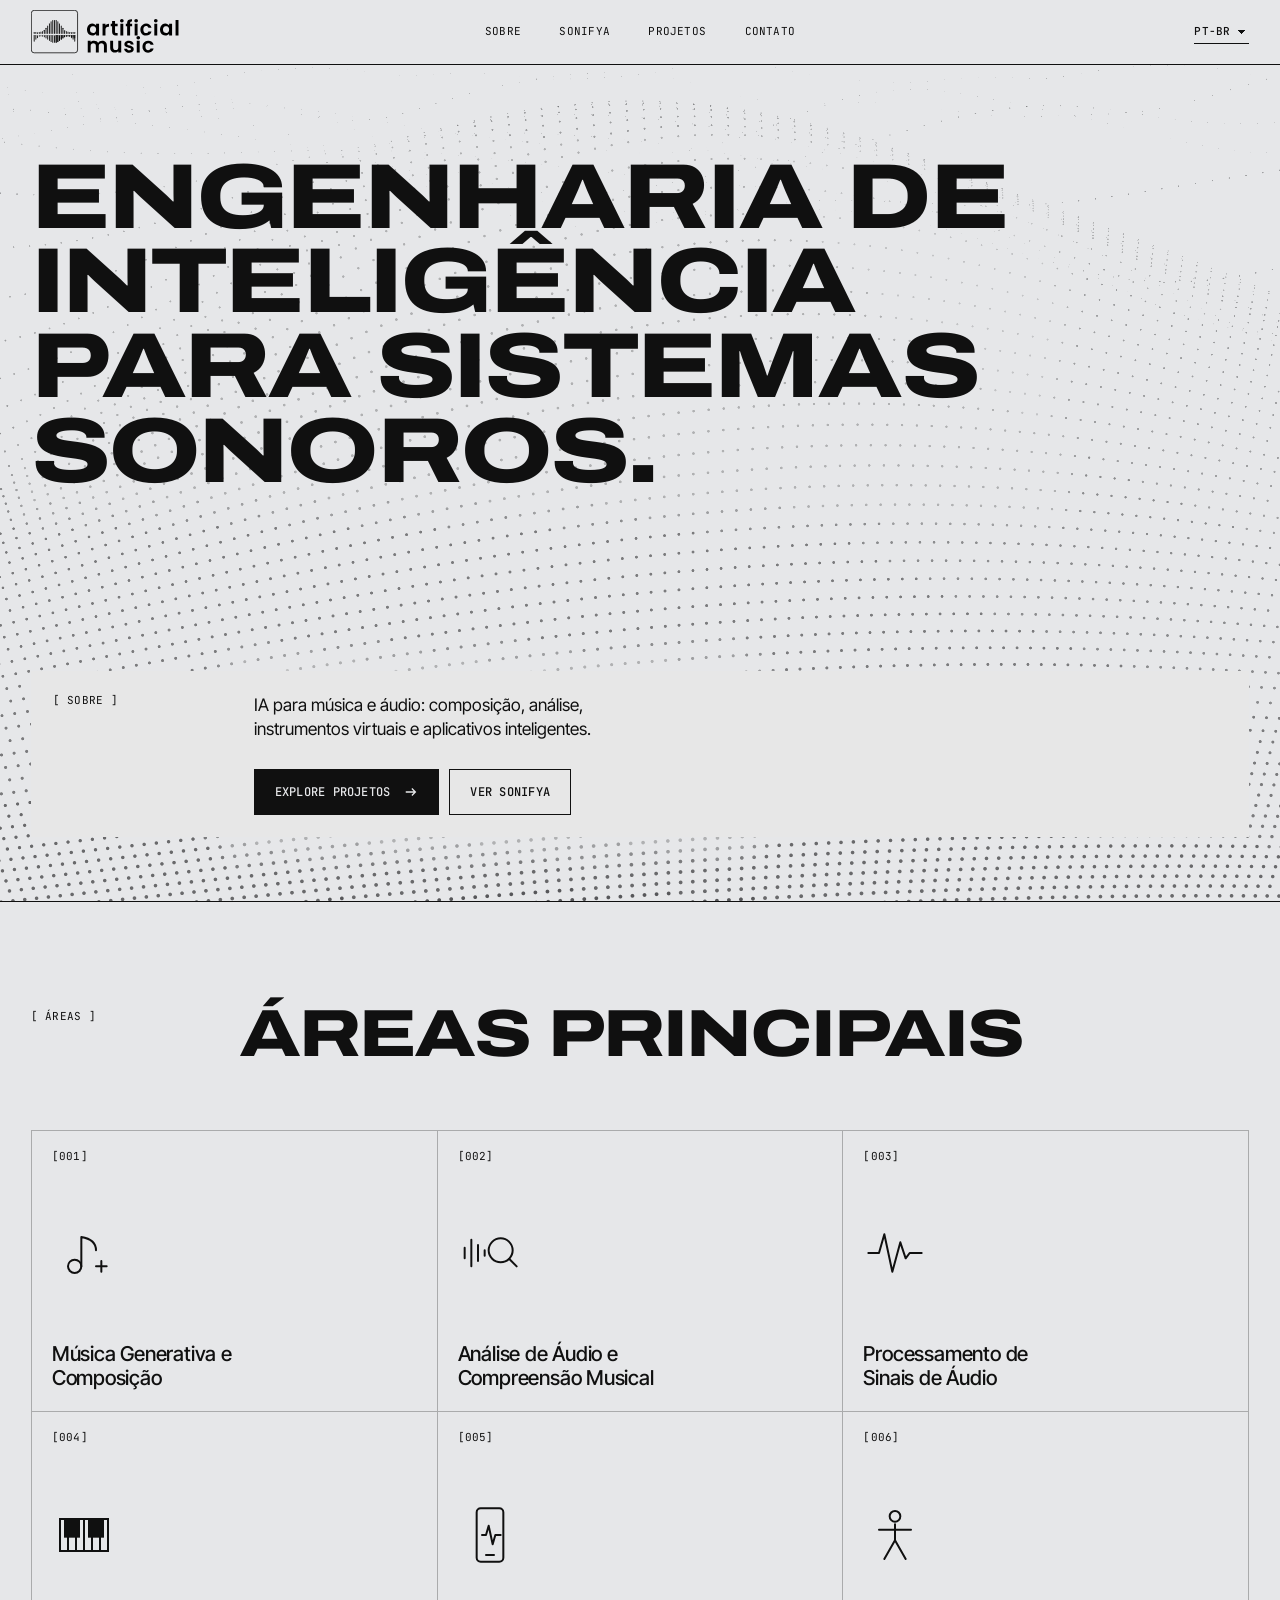
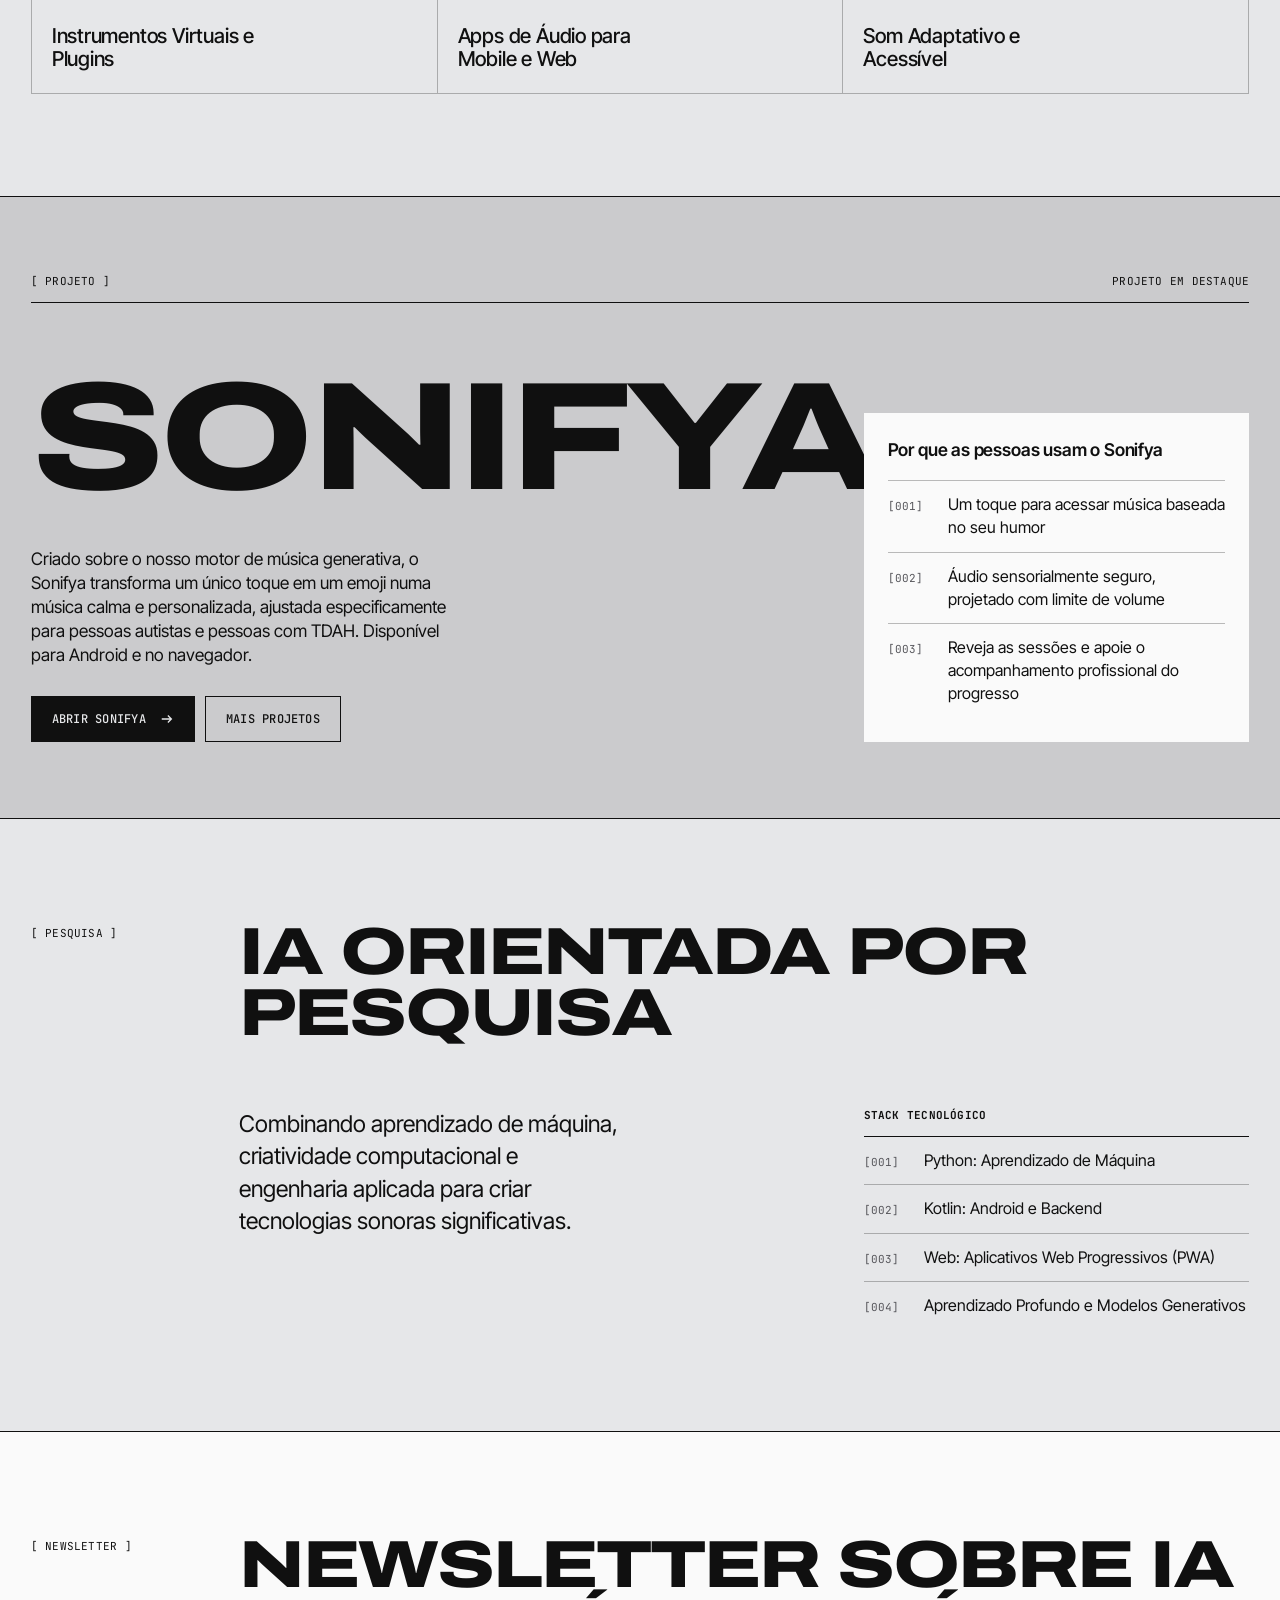
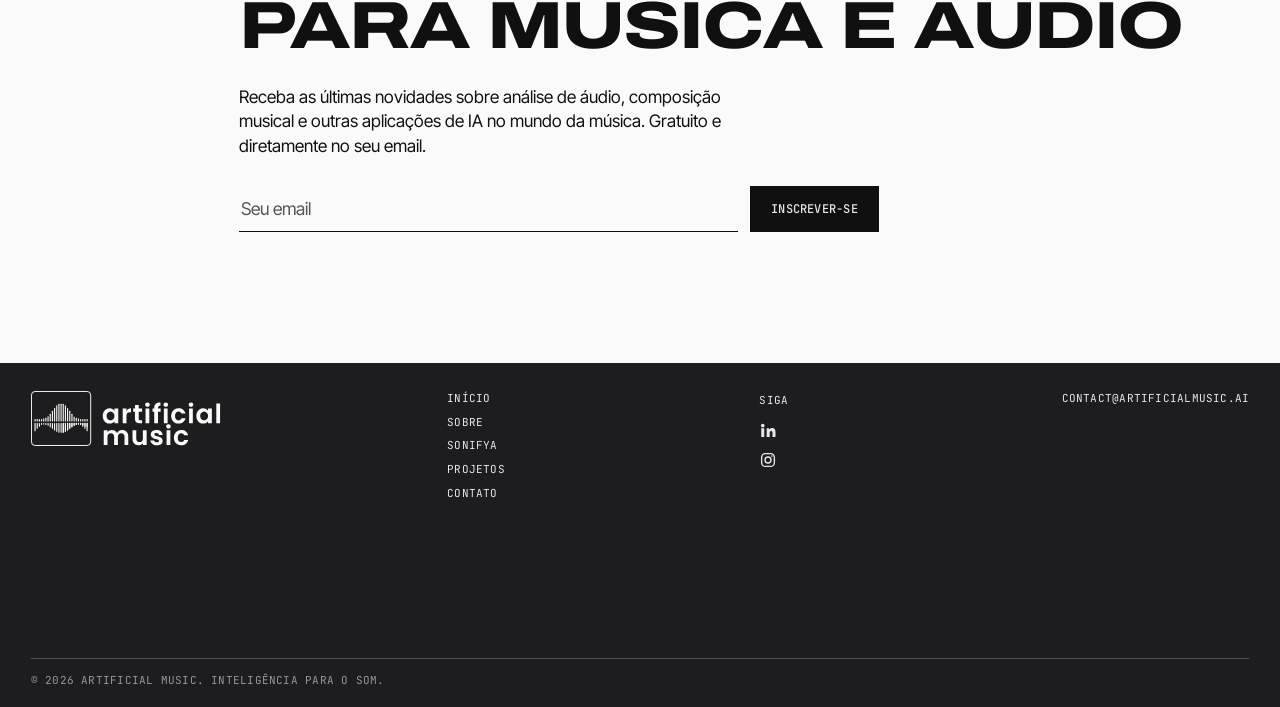
<file: index.html>
<!doctype html>
<html lang="pt-BR">
<head>
  <meta charset="utf-8">
  <meta name="viewport" content="width=device-width, initial-scale=1">
  <title data-i18n="meta.title.home">Artificial Music</title>
  <meta name="description" data-i18n-content="meta.desc.home" content="Artificial Music builds AI for audio and music: composition, audio analysis, virtual instruments, and intelligent apps.">
  <meta property="og:title" content="Artificial Music">
  <meta property="og:description" content="Engineering Intelligence for Sound Systems.">
  <meta property="og:type" content="website">
  <meta property="og:url" content="https://www.artificialmusic.ai/">
  <meta property="og:image" content="https://www.artificialmusic.ai/assets/preview.png">
  <meta name="twitter:card" content="summary_large_image">
  <link rel="icon" type="image/svg+xml" href="assets/favicon.svg">
  <link rel="icon" type="image/png" href="assets/favicon.png">
  <link rel="apple-touch-icon" href="assets/favicon.png">
  <link rel="preconnect" href="https://fonts.googleapis.com">
  <link rel="preconnect" href="https://fonts.gstatic.com" crossorigin>
  <link href="https://fonts.googleapis.com/css2?family=Archivo:wdth,wght@62..125,100..900&family=Inter+Tight:wght@400;500;600&family=JetBrains+Mono:wght@400;500&display=swap" rel="stylesheet">
  <link rel="stylesheet" href="styles.css">
</head>
<body>
  <a class="skip" href="#main" data-i18n="skip">Ir para o conteúdo</a>

  <header class="site-header">
    <div class="bar">
      <a class="brand" href="#top">
        <img class="brand__logo" src="assets/logo.svg" alt="Artificial Music" width="150" height="44">
      </a>

      <nav class="nav mono" id="nav" aria-label="Principal" data-i18n-aria="aria.main">
        <a href="sobre.html" data-i18n="nav.about">Sobre</a>
        <a href="sonifya.html">Sonifya</a>
        <a href="projetos.html" data-i18n="nav.projects">Projetos</a>
        <a href="contato.html" data-i18n="nav.contact">Contato</a>
      </nav>

      <div class="tools mono">
        <label class="lang">
          <span class="sr-only" data-i18n="lang.label">Idioma</span>
          <select id="lang">
            <option value="pt">PT-BR</option>
            <option value="en">EN</option>
          </select>
        </label>
        <button class="menu-toggle" id="menuToggle" type="button" aria-expanded="false" aria-controls="nav" data-i18n="menu">Menu</button>
      </div>
    </div>
  </header>

  <main id="main">
    <!-- HERO -->
    <section class="hero" id="top">
      <canvas class="hero__canvas" id="heroCanvas" aria-hidden="true"></canvas>

      <h1 class="display hero__title">
        <span data-i18n="hero.title">Engenharia de Inteligência para Sistemas Sonoros.</span>
      </h1>

      <div class="hero__grid">
        <p class="mono label hero__label">[ <span data-i18n="hero.label">Sobre</span> ]</p>

        <div class="hero__copy">
          <p class="lead" data-i18n="hero.sub">IA para música e áudio: composição, análise, instrumentos virtuais e aplicativos inteligentes.</p>
          <div class="actions">
            <a class="btn btn--solid" href="projetos.html">
              <span data-i18n="cta.explore">Explore projetos</span>
              <svg viewBox="0 0 16 16" aria-hidden="true"><path d="M2 8h11M9 4l4 4-4 4" fill="none" stroke="currentColor" stroke-width="1.5"/></svg>
            </a>
            <a class="btn btn--ghost" href="sonifya.html" data-i18n="cta.sonifya">Ver Sonifya</a>
          </div>
        </div>

      </div>
    </section>

    <!-- ÁREAS -->
    <section class="section" id="areas" aria-labelledby="areas-title">
      <header class="section__head">
        <p class="mono label">[ <span data-i18n="areas.label">Áreas</span> ]</p>
        <h2 class="display h2" id="areas-title" data-i18n="areas.title">Áreas Principais</h2>
      </header>

      <ul class="areas">
        <li class="area">
          <span class="mono">[001]</span>
          <svg class="area__icon" viewBox="0 0 48 48" aria-hidden="true"><g fill="none" stroke="currentColor" stroke-width="1.5" stroke-linecap="round" stroke-linejoin="round"><circle cx="17" cy="34" r="5"/><path d="M22 34V12c6 1 11 4 11 10"/><path d="M37 30v8M33 34h8"/></g></svg>
          <h3 data-i18n="area.1">Música Generativa e Composição</h3>
        </li>
        <li class="area">
          <span class="mono">[002]</span>
          <svg class="area__icon" viewBox="0 0 48 48" aria-hidden="true"><g fill="none" stroke="currentColor" stroke-width="1.5" stroke-linecap="round" stroke-linejoin="round"><path d="M5 20v8M10 14v20M15 18v12M20 22v4"/><circle cx="32" cy="22" r="9"/><path d="M38.5 28.5 44 34"/></g></svg>
          <h3 data-i18n="area.2">Análise de Áudio e Compreensão Musical</h3>
        </li>
        <li class="area">
          <span class="mono">[003]</span>
          <svg class="area__icon" viewBox="0 0 48 48" aria-hidden="true"><g fill="none" stroke="currentColor" stroke-width="1.5" stroke-linecap="round" stroke-linejoin="round"><path d="M4 24h8l4-14 6 28 6-22 4 12 3-4h9"/></g></svg>
          <h3 data-i18n="area.3">Processamento de Sinais de Áudio</h3>
        </li>
        <li class="area">
          <span class="mono">[004]</span>
          <svg class="area__icon" viewBox="0 0 48 48" aria-hidden="true"><g fill="none" stroke="currentColor" stroke-width="1.5"><rect x="6" y="12" width="36" height="24"/><path d="M12 12v24M18 12v24M24 12v24M30 12v24M36 12v24"/></g><g fill="currentColor"><rect x="9" y="12" width="6" height="14"/><rect x="15" y="12" width="6" height="14"/><rect x="27" y="12" width="6" height="14"/><rect x="33" y="12" width="6" height="14"/></g></svg>
          <h3 data-i18n="area.4">Instrumentos Virtuais e Plugins</h3>
        </li>
        <li class="area">
          <span class="mono">[005]</span>
          <svg class="area__icon" viewBox="0 0 48 48" aria-hidden="true"><g fill="none" stroke="currentColor" stroke-width="1.5" stroke-linecap="round" stroke-linejoin="round"><rect x="14" y="4" width="20" height="40" rx="3"/><path d="M21 39h6M18 24h3l2-7 3 14 2-7h4"/></g></svg>
          <h3 data-i18n="area.5">Apps de Áudio para Mobile e Web</h3>
        </li>
        <li class="area">
          <span class="mono">[006]</span>
          <svg class="area__icon" viewBox="0 0 48 48" aria-hidden="true"><g fill="none" stroke="currentColor" stroke-width="1.5" stroke-linecap="round" stroke-linejoin="round"><circle cx="24" cy="10" r="4"/><path d="M12 20h24M24 16v12M24 28l-8 14M24 28l8 14"/></g></svg>
          <h3 data-i18n="area.6">Som Adaptativo e Acessível</h3>
        </li>
      </ul>
    </section>

    <!-- PROJETO EM DESTAQUE -->
    <section class="feature" id="projetos" aria-labelledby="sonifya">
      <div class="feature__inner">
        <header class="feature__head">
          <p class="mono label">[ <span data-i18n="feat.label">Projeto</span> ]</p>
          <p class="mono" data-i18n="feat.tag">Projeto em destaque</p>
        </header>

        <div class="feature__grid">
          <div class="feature__main">
            <h2 class="display feature__title" id="sonifya">Sonifya</h2>
            <p class="lead" data-i18n="sonifya.text">Criado sobre o nosso motor de música generativa, o Sonifya transforma um único toque em um emoji em música calma e personalizada, ajustada especificamente para pessoas autistas e pessoas com TDAH. Disponível para Android e no navegador.</p>
            <div class="actions">
              <a class="btn btn--solid" href="sonifya.html">
                <span data-i18n="sonifya.open">Abrir Sonifya</span>
                <svg viewBox="0 0 16 16" aria-hidden="true"><path d="M2 8h11M9 4l4 4-4 4" fill="none" stroke="currentColor" stroke-width="1.5"/></svg>
              </a>
              <a class="btn btn--ghost" href="projetos.html" data-i18n="sonifya.more">Mais projetos</a>
            </div>
          </div>

          <aside class="why" aria-labelledby="why-title">
            <h3 id="why-title" data-i18n="sonifya.why">Por que as pessoas usam o Sonifya</h3>
            <ul>
              <li><span class="mono">[001]</span><span data-i18n="sonifya.b1">Um toque para acessar música baseada no seu humor</span></li>
              <li><span class="mono">[002]</span><span data-i18n="sonifya.b2">Áudio sensorialmente seguro, projetado com limite de volume</span></li>
              <li><span class="mono">[003]</span><span data-i18n="sonifya.b3">Reveja as sessões e apoie o acompanhamento profissional do progresso</span></li>
            </ul>
          </aside>
        </div>
      </div>
    </section>

    <!-- PESQUISA -->
    <section class="section research" id="pesquisa" aria-labelledby="research-title">
      <header class="section__head">
        <p class="mono label">[ <span data-i18n="res.label">Pesquisa</span> ]</p>
        <h2 class="display h2" id="research-title" data-i18n="res.title">IA Orientada por Pesquisa</h2>
      </header>

      <div class="research__grid">
        <p class="lead research__text" data-i18n="res.text">Combinando aprendizado de máquina, criatividade computacional e engenharia aplicada para criar tecnologias sonoras significativas.</p>

        <div class="stack">
          <h3 class="mono" data-i18n="stack.title">Stack tecnológico</h3>
          <ul>
            <li><span class="mono">[001]</span><span data-i18n="stack.1">Python: Aprendizado de Máquina</span></li>
            <li><span class="mono">[002]</span><span data-i18n="stack.2">Kotlin: Android e Backend</span></li>
            <li><span class="mono">[003]</span><span data-i18n="stack.3">Web: Aplicativos Web Progressivos (PWA)</span></li>
            <li><span class="mono">[004]</span><span data-i18n="stack.4">Aprendizado Profundo e Modelos Generativos</span></li>
          </ul>
        </div>
      </div>
    </section>

    <!-- NEWSLETTER -->
    <section class="news" id="newsletter" aria-labelledby="news-title">
      <div class="news__inner">
        <p class="mono label">[ Newsletter ]</p>
        <div class="news__body">
          <h2 class="display h2" id="news-title" data-i18n="news.title">Newsletter sobre IA para Música e Áudio</h2>
          <p class="lead" data-i18n="news.text">Receba as últimas novidades sobre análise de áudio, composição musical e outras aplicações de IA no mundo da música. Gratuito e diretamente no seu email.</p>

          <form class="form" id="newsForm" novalidate>
            <label class="sr-only" for="email" data-i18n="news.ph">Seu email</label>
            <input id="email" name="email" type="email" autocomplete="email" required placeholder="Seu email" data-i18n-ph="news.ph">
            <button class="btn btn--solid" type="submit" data-i18n="news.btn">Inscrever-se</button>
            <p class="form__msg mono" id="formMsg" role="status" aria-live="polite"></p>
          </form>
        </div>
      </div>
    </section>
  </main>

  <footer class="footer" id="contato">
    <div class="footer__top mono">
      <div class="footer__brand">
        <img class="footer__logo" src="assets/logo-white.svg" alt="Artificial Music" width="190" height="56">
      </div>
      <nav class="footer__nav" aria-label="Rodapé" data-i18n-aria="aria.footer">
        <a href="#top" data-i18n="nav.home">Início</a>
        <a href="sobre.html" data-i18n="nav.about">Sobre</a>
        <a href="sonifya.html">Sonifya</a>
        <a href="projetos.html" data-i18n="nav.projects">Projetos</a>
        <a href="contato.html" data-i18n="nav.contact">Contato</a>
      </nav>
      <div class="footer__social">
        <span data-i18n="foot.follow">Siga</span>
        <a class="icon-link" href="https://www.linkedin.com/company/artificialmusic" target="_blank" rel="noopener noreferrer" aria-label="LinkedIn"><svg viewBox="0 0 24 24" aria-hidden="true"><path fill="currentColor" d="M4.98 3.5a2.5 2.5 0 1 1 0 5 2.5 2.5 0 0 1 0-5zM3 9.75h4v11.5H3V9.75zm6.5 0h3.83v1.57h.06c.53-1 1.84-2.07 3.79-2.07 4.05 0 4.82 2.66 4.82 6.12v5.88h-4v-5.2c0-1.24-.02-2.84-1.73-2.84-1.73 0-2 1.35-2 2.75v5.29h-4V9.75z"/></svg></a>
        <a class="icon-link" href="https://www.instagram.com/artificialmusic.ai" target="_blank" rel="noopener noreferrer" aria-label="Instagram"><svg viewBox="0 0 24 24" aria-hidden="true"><g fill="none" stroke="currentColor" stroke-width="1.8"><rect x="3.5" y="3.5" width="17" height="17" rx="5"/><circle cx="12" cy="12" r="4"/></g><circle cx="17.2" cy="6.8" r="1.1" fill="currentColor"/></svg></a>
      </div>
      <div class="footer__contact">
        <a href="mailto:contact@artificialmusic.ai">contact@artificialmusic.ai</a>
      </div>
    </div>

    <p class="footer__legal mono" data-i18n="foot.legal">© 2026 Artificial Music. Inteligência para o Som.</p>
  </footer>

  <script src="main.js"></script>
  <script src="hero-wave.js" defer></script>
</body>
</html>
</file>
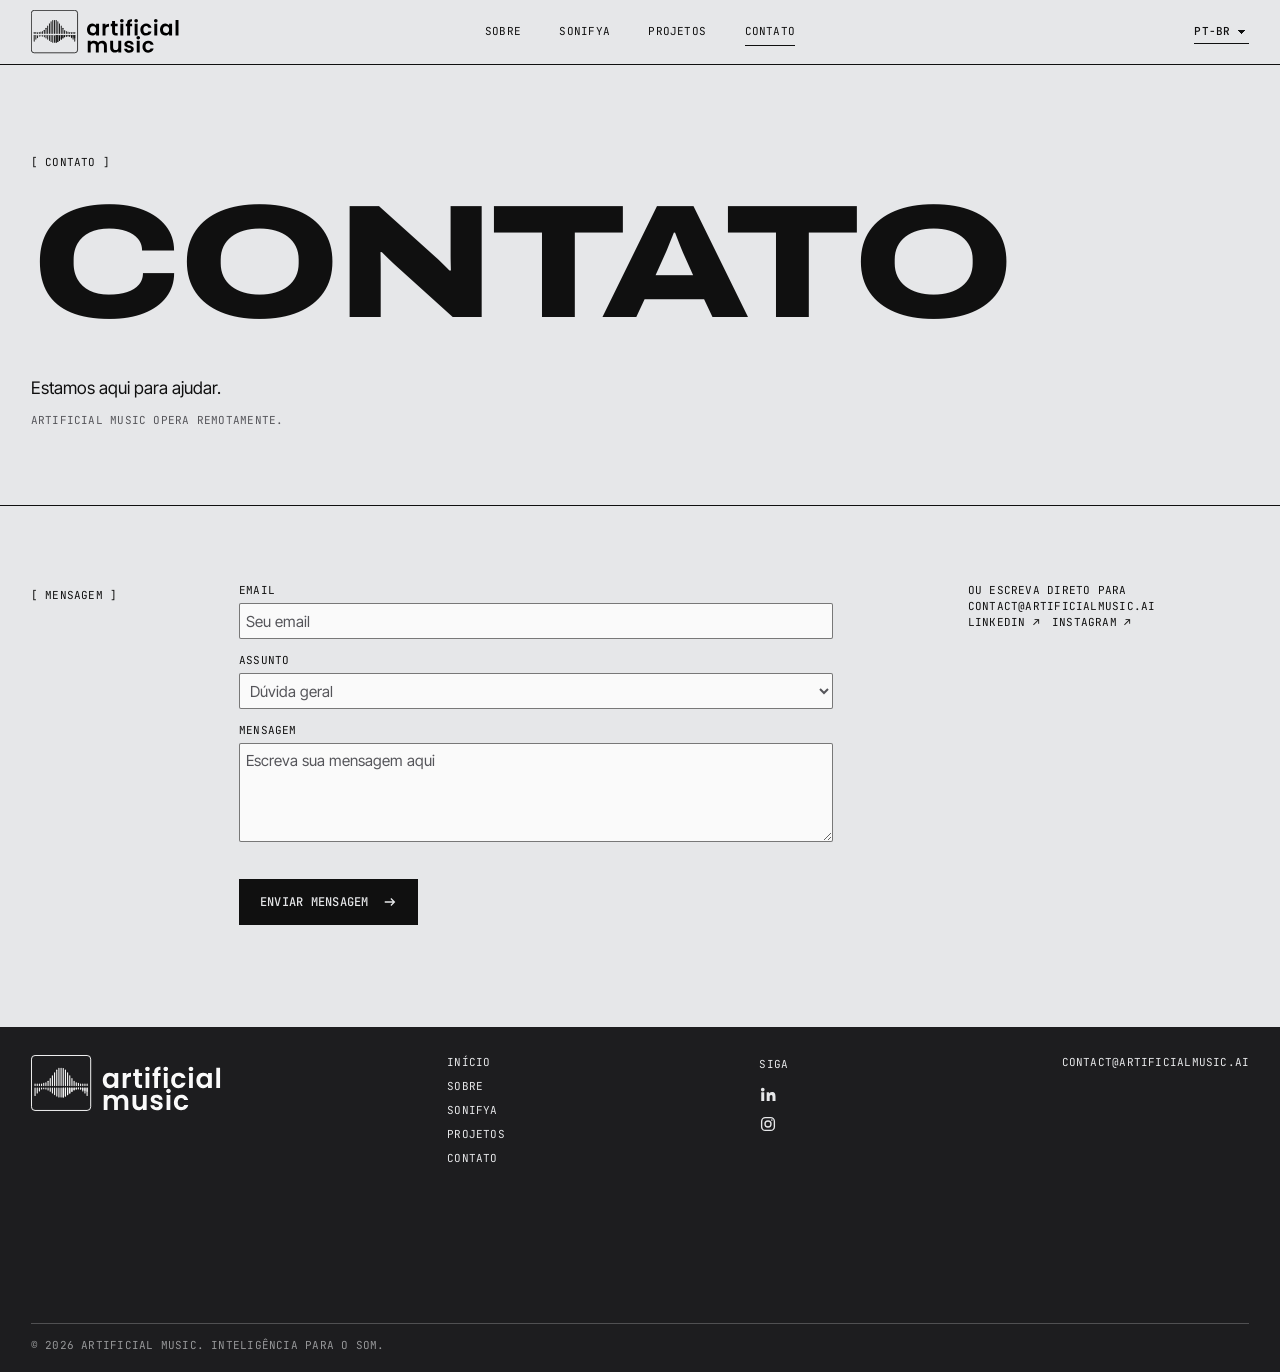
<file: contato.html>
<!doctype html>
<html lang="pt-BR">
<head>
  <meta charset="utf-8">
  <meta name="viewport" content="width=device-width, initial-scale=1">
  <title data-i18n="meta.title.contact">Contato | Artificial Music</title>
  <meta name="description" data-i18n-content="meta.desc.contact" content="Fale com a Artificial Music. Estamos aqui para ajudar.">
  <meta property="og:title" content="Contato | Artificial Music">
  <meta property="og:description" content="Engineering Intelligence for Sound Systems.">
  <meta property="og:type" content="website">
  <meta property="og:image" content="https://www.artificialmusic.ai/assets/preview.png">
  <link rel="icon" type="image/svg+xml" href="assets/favicon.svg">
  <link rel="icon" type="image/png" href="assets/favicon.png">
  <link rel="apple-touch-icon" href="assets/favicon.png">
  <link rel="preconnect" href="https://fonts.googleapis.com">
  <link rel="preconnect" href="https://fonts.gstatic.com" crossorigin>
  <link href="https://fonts.googleapis.com/css2?family=Archivo:wdth,wght@62..125,100..900&family=Inter+Tight:wght@400;500;600&family=JetBrains+Mono:wght@400;500&display=swap" rel="stylesheet">
  <link rel="stylesheet" href="styles.css">
</head>
<body>
  <a class="skip" href="#main" data-i18n="skip">Ir para o conteúdo</a>

  <header class="site-header">
    <div class="bar">
      <a class="brand" href="index.html">
        <img class="brand__logo" src="assets/logo.svg" alt="Artificial Music" width="150" height="44">
      </a>

      <nav class="nav mono" id="nav" aria-label="Principal" data-i18n-aria="aria.main">
        <a href="sobre.html" data-i18n="nav.about">Sobre</a>
        <a href="sonifya.html">Sonifya</a>
        <a href="projetos.html" data-i18n="nav.projects">Projetos</a>
        <a href="contato.html" aria-current="page" data-i18n="nav.contact">Contato</a>
      </nav>

      <div class="tools mono">
        <label class="lang">
          <span class="sr-only" data-i18n="lang.label">Idioma</span>
          <select id="lang">
            <option value="pt">PT-BR</option>
            <option value="en">EN</option>
          </select>
        </label>
        <button class="menu-toggle" id="menuToggle" type="button" aria-expanded="false" aria-controls="nav" data-i18n="menu">Menu</button>
      </div>
    </div>
  </header>

  <main id="main">
    <section class="page-head">
      <p class="mono label">[ <span data-i18n="ct.label">Contato</span> ]</p>
      <h1 class="display page-head__title page-head__title--long" data-i18n="ct.title">Contato</h1>
      <p class="lead page-head__lead" data-i18n="ct.lead">Estamos aqui para ajudar.</p>
      <p class="mono ct-note" data-i18n="ct.note">Artificial Music opera remotamente.</p>
    </section>

    <section class="section ct" aria-label="Contato" data-i18n-aria="ct.label">
      <div class="ct__grid">
        <p class="mono label ct__label">[ <span data-i18n="ct.l.msg">Mensagem</span> ]</p>

        <form class="cform" id="contactForm" novalidate>
          <div class="field">
            <label class="mono" for="cEmail" data-i18n="ct.l.email">Email</label>
            <input id="cEmail" name="email" type="email" autocomplete="email" inputmode="email" required placeholder="Seu email" data-i18n-ph="ct.email.ph" aria-describedby="formMsg">
          </div>
          <div class="field">
            <label class="mono" for="cSubject" data-i18n="ct.l.subject">Assunto</label>
            <select id="cSubject" name="subject" required aria-describedby="formMsg">
              <option value="general" selected data-i18n="ct.s.general">Dúvida geral</option>
              <option value="sonifya" data-i18n="ct.s.sonifya">Sonifya</option>
              <option value="pro" data-i18n="ct.s.pro">Acesso profissional</option>
              <option value="partner" data-i18n="ct.s.partner">Parcerias e colaborações</option>
              <option value="press" data-i18n="ct.s.press">Imprensa</option>
              <option value="other" data-i18n="ct.s.other">Outro</option>
            </select>
          </div>
          <div class="field">
            <label class="mono" for="cMsg" data-i18n="ct.l.msg">Mensagem</label>
            <textarea id="cMsg" name="message" rows="4" required placeholder="Escreva sua mensagem aqui" data-i18n-ph="ct.msg.ph" aria-describedby="formMsg"></textarea>
          </div>
          <div class="cform__foot">
            <button class="btn btn--solid" type="submit"><span data-i18n="ct.btn">Enviar mensagem</span><svg viewBox="0 0 16 16" aria-hidden="true"><path d="M2 8h11M9 4l4 4-4 4" fill="none" stroke="currentColor" stroke-width="1.5"/></svg></button>
            <p class="form__msg mono" id="formMsg" role="status" aria-live="polite"></p>
          </div>
        </form>

        <aside class="ct__side mono">
          <p data-i18n="ct.side">Ou escreva direto para</p>
          <a class="ct__mail" href="mailto:contact@artificialmusic.ai">contact@artificialmusic.ai</a>
          <p class="ct__social">
            <a href="https://www.linkedin.com/company/artificialmusic" target="_blank" rel="noopener noreferrer">LinkedIn ↗</a>
            <a href="https://www.instagram.com/artificialmusic.ai" target="_blank" rel="noopener noreferrer">Instagram ↗</a>
          </p>
        </aside>
      </div>
    </section>
  </main>



  <footer class="footer" id="contato">
    <div class="footer__top mono">
      <div class="footer__brand">
        <img class="footer__logo" src="assets/logo-white.svg" alt="Artificial Music" width="190" height="56">
      </div>
      <nav class="footer__nav" aria-label="Rodapé" data-i18n-aria="aria.footer">
        <a href="index.html" data-i18n="nav.home">Início</a>
        <a href="sobre.html" data-i18n="nav.about">Sobre</a>
        <a href="sonifya.html">Sonifya</a>
        <a href="projetos.html" data-i18n="nav.projects">Projetos</a>
        <a href="contato.html" data-i18n="nav.contact">Contato</a>
      </nav>
      <div class="footer__social">
        <span data-i18n="foot.follow">Siga</span>
        <a class="icon-link" href="https://www.linkedin.com/company/artificialmusic" target="_blank" rel="noopener noreferrer" aria-label="LinkedIn"><svg viewBox="0 0 24 24" aria-hidden="true"><path fill="currentColor" d="M4.98 3.5a2.5 2.5 0 1 1 0 5 2.5 2.5 0 0 1 0-5zM3 9.75h4v11.5H3V9.75zm6.5 0h3.83v1.57h.06c.53-1 1.84-2.07 3.79-2.07 4.05 0 4.82 2.66 4.82 6.12v5.88h-4v-5.2c0-1.24-.02-2.84-1.73-2.84-1.73 0-2 1.35-2 2.75v5.29h-4V9.75z"/></svg></a>
        <a class="icon-link" href="https://www.instagram.com/artificialmusic.ai" target="_blank" rel="noopener noreferrer" aria-label="Instagram"><svg viewBox="0 0 24 24" aria-hidden="true"><g fill="none" stroke="currentColor" stroke-width="1.8"><rect x="3.5" y="3.5" width="17" height="17" rx="5"/><circle cx="12" cy="12" r="4"/></g><circle cx="17.2" cy="6.8" r="1.1" fill="currentColor"/></svg></a>
      </div>
      <div class="footer__contact">
        <a href="mailto:contact@artificialmusic.ai">contact@artificialmusic.ai</a>
      </div>
    </div>

    <p class="footer__legal mono" data-i18n="foot.legal">© 2026 Artificial Music. Inteligência para o Som.</p>
  </footer>

  <script src="main.js"></script>
</body>
</html>
</file>
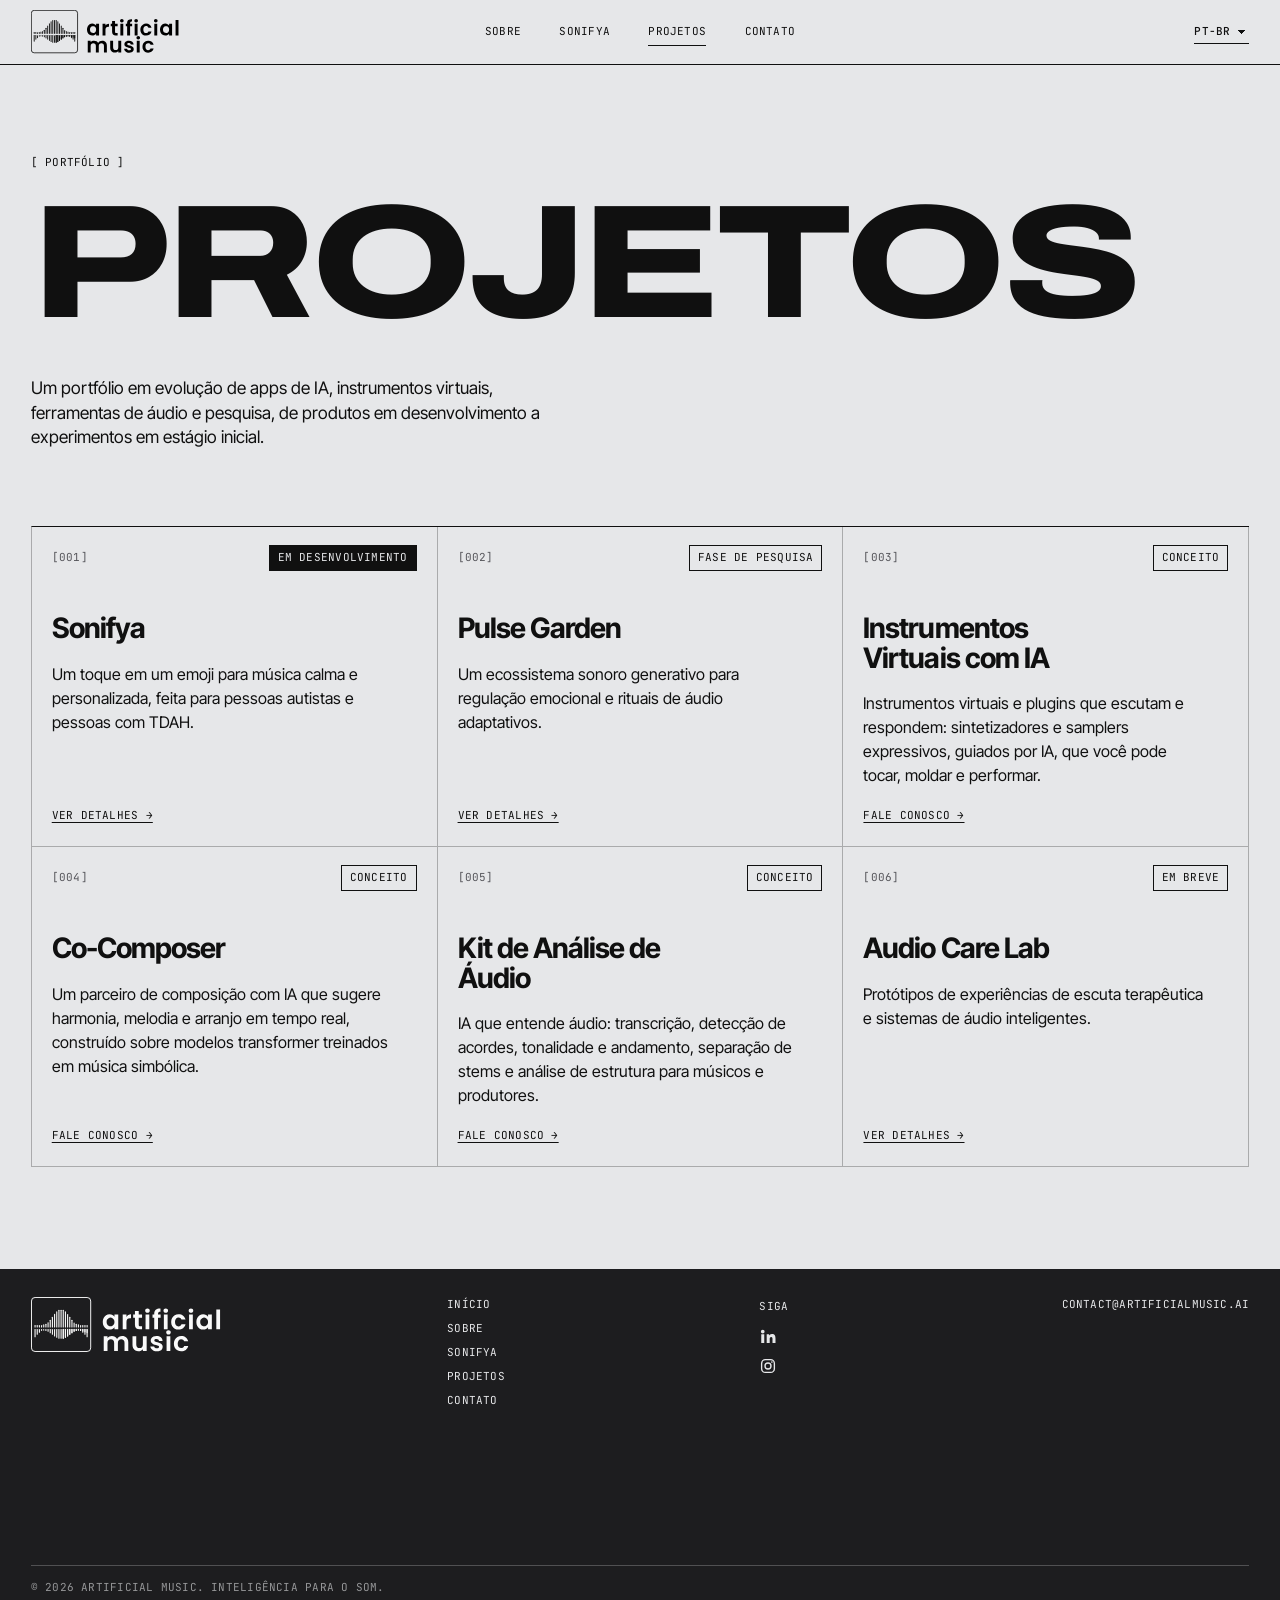
<file: projetos.html>
<!doctype html>
<html lang="pt-BR">
<head>
  <meta charset="utf-8">
  <meta name="viewport" content="width=device-width, initial-scale=1">
  <title data-i18n="meta.title.projects">Projetos | Artificial Music</title>
  <meta name="description" data-i18n-content="meta.desc.projects" content="Portfólio da Artificial Music: apps de IA, instrumentos virtuais, ferramentas de áudio e pesquisa.">
  <meta property="og:title" content="Projetos | Artificial Music">
  <meta property="og:description" content="Engineering Intelligence for Sound Systems.">
  <meta property="og:type" content="website">
  <meta property="og:image" content="https://www.artificialmusic.ai/assets/preview.png">
  <link rel="icon" type="image/svg+xml" href="assets/favicon.svg">
  <link rel="icon" type="image/png" href="assets/favicon.png">
  <link rel="apple-touch-icon" href="assets/favicon.png">
  <link rel="preconnect" href="https://fonts.googleapis.com">
  <link rel="preconnect" href="https://fonts.gstatic.com" crossorigin>
  <link href="https://fonts.googleapis.com/css2?family=Archivo:wdth,wght@62..125,100..900&family=Inter+Tight:wght@400;500;600&family=JetBrains+Mono:wght@400;500&display=swap" rel="stylesheet">
  <link rel="stylesheet" href="styles.css">
</head>
<body>
  <a class="skip" href="#main" data-i18n="skip">Ir para o conteúdo</a>

  <header class="site-header">
    <div class="bar">
      <a class="brand" href="index.html">
        <img class="brand__logo" src="assets/logo.svg" alt="Artificial Music" width="150" height="44">
      </a>

      <nav class="nav mono" id="nav" aria-label="Principal" data-i18n-aria="aria.main">
        <a href="sobre.html" data-i18n="nav.about">Sobre</a>
        <a href="sonifya.html">Sonifya</a>
        <a href="projetos.html" aria-current="page" data-i18n="nav.projects">Projetos</a>
        <a href="contato.html" data-i18n="nav.contact">Contato</a>
      </nav>

      <div class="tools mono">
        <label class="lang">
          <span class="sr-only" data-i18n="lang.label">Idioma</span>
          <select id="lang">
            <option value="pt">PT-BR</option>
            <option value="en">EN</option>
          </select>
        </label>
        <button class="menu-toggle" id="menuToggle" type="button" aria-expanded="false" aria-controls="nav" data-i18n="menu">Menu</button>
      </div>
    </div>
  </header>

  <main id="main">
    <section class="page-head">
      <p class="mono label">[ <span data-i18n="proj.label">Portfólio</span> ]</p>
      <h1 class="display page-head__title page-head__title--long" data-i18n="proj.title">Projetos</h1>
      <p class="lead page-head__lead" data-i18n="proj.intro">Um portfólio em evolução de apps de IA, instrumentos virtuais, ferramentas de áudio e pesquisa, de produtos em desenvolvimento a experimentos em estágio inicial.</p>
    </section>

    <div class="projects-wrap">
      <div class="projects">
        <article class="proj">
          <div class="proj__top">
            <span class="mono proj__idx">[001]</span>
            <span class="mono tag tag--solid" data-i18n="proj.s.dev">Em desenvolvimento</span>
          </div>
          <h2 class="proj__title">Sonifya</h2>
          <p class="proj__text" data-i18n="proj.1.d">Um toque em um emoji para música calma e personalizada, feita para pessoas autistas e pessoas com TDAH.</p>
          <a class="proj__cta mono" href="sonifya.html" data-i18n="proj.cta.details">Ver detalhes →</a>
        </article>
        <article class="proj">
          <div class="proj__top">
            <span class="mono proj__idx">[002]</span>
            <span class="mono tag" data-i18n="proj.s.res">Fase de pesquisa</span>
          </div>
          <h2 class="proj__title">Pulse Garden</h2>
          <p class="proj__text" data-i18n="proj.2.d">Um ecossistema sonoro generativo para regulação emocional e rituais de áudio adaptativos.</p>
          <a class="proj__cta mono" href="#" data-i18n="proj.cta.details">Ver detalhes →</a>
        </article>
        <article class="proj">
          <div class="proj__top">
            <span class="mono proj__idx">[003]</span>
            <span class="mono tag" data-i18n="proj.s.con">Conceito</span>
          </div>
          <h2 class="proj__title" data-i18n="proj.3.t">Instrumentos Virtuais com IA</h2>
          <p class="proj__text" data-i18n="proj.3.d">Instrumentos virtuais e plugins que escutam e respondem: sintetizadores e samplers expressivos, guiados por IA, que você pode tocar, moldar e performar.</p>
          <a class="proj__cta mono" href="mailto:contact@artificialmusic.ai" data-i18n="proj.cta.contact">Fale conosco →</a>
        </article>
        <article class="proj">
          <div class="proj__top">
            <span class="mono proj__idx">[004]</span>
            <span class="mono tag" data-i18n="proj.s.con">Conceito</span>
          </div>
          <h2 class="proj__title">Co-Composer</h2>
          <p class="proj__text" data-i18n="proj.4.d">Um parceiro de composição com IA que sugere harmonia, melodia e arranjo em tempo real, construído sobre modelos transformer treinados em música simbólica.</p>
          <a class="proj__cta mono" href="mailto:contact@artificialmusic.ai" data-i18n="proj.cta.contact">Fale conosco →</a>
        </article>
        <article class="proj">
          <div class="proj__top">
            <span class="mono proj__idx">[005]</span>
            <span class="mono tag" data-i18n="proj.s.con">Conceito</span>
          </div>
          <h2 class="proj__title" data-i18n="proj.5.t">Kit de Análise de Áudio</h2>
          <p class="proj__text" data-i18n="proj.5.d">IA que entende áudio: transcrição, detecção de acordes, tonalidade e andamento, separação de stems e análise de estrutura para músicos e produtores.</p>
          <a class="proj__cta mono" href="mailto:contact@artificialmusic.ai" data-i18n="proj.cta.contact">Fale conosco →</a>
        </article>
        <article class="proj">
          <div class="proj__top">
            <span class="mono proj__idx">[006]</span>
            <span class="mono tag" data-i18n="proj.s.soon">Em breve</span>
          </div>
          <h2 class="proj__title">Audio Care Lab</h2>
          <p class="proj__text" data-i18n="proj.6.d">Protótipos de experiências de escuta terapêutica e sistemas de áudio inteligentes.</p>
          <a class="proj__cta mono" href="#" data-i18n="proj.cta.details">Ver detalhes →</a>
        </article>
      </div>
    </div>
  </main>


  <footer class="footer" id="contato">
    <div class="footer__top mono">
      <div class="footer__brand">
        <img class="footer__logo" src="assets/logo-white.svg" alt="Artificial Music" width="190" height="56">
      </div>
      <nav class="footer__nav" aria-label="Rodapé" data-i18n-aria="aria.footer">
        <a href="index.html" data-i18n="nav.home">Início</a>
        <a href="sobre.html" data-i18n="nav.about">Sobre</a>
        <a href="sonifya.html">Sonifya</a>
        <a href="projetos.html" data-i18n="nav.projects">Projetos</a>
        <a href="contato.html" data-i18n="nav.contact">Contato</a>
      </nav>
      <div class="footer__social">
        <span data-i18n="foot.follow">Siga</span>
        <a class="icon-link" href="https://www.linkedin.com/company/artificialmusic" target="_blank" rel="noopener noreferrer" aria-label="LinkedIn"><svg viewBox="0 0 24 24" aria-hidden="true"><path fill="currentColor" d="M4.98 3.5a2.5 2.5 0 1 1 0 5 2.5 2.5 0 0 1 0-5zM3 9.75h4v11.5H3V9.75zm6.5 0h3.83v1.57h.06c.53-1 1.84-2.07 3.79-2.07 4.05 0 4.82 2.66 4.82 6.12v5.88h-4v-5.2c0-1.24-.02-2.84-1.73-2.84-1.73 0-2 1.35-2 2.75v5.29h-4V9.75z"/></svg></a>
        <a class="icon-link" href="https://www.instagram.com/artificialmusic.ai" target="_blank" rel="noopener noreferrer" aria-label="Instagram"><svg viewBox="0 0 24 24" aria-hidden="true"><g fill="none" stroke="currentColor" stroke-width="1.8"><rect x="3.5" y="3.5" width="17" height="17" rx="5"/><circle cx="12" cy="12" r="4"/></g><circle cx="17.2" cy="6.8" r="1.1" fill="currentColor"/></svg></a>
      </div>
      <div class="footer__contact">
        <a href="mailto:contact@artificialmusic.ai">contact@artificialmusic.ai</a>
      </div>
    </div>

    <p class="footer__legal mono" data-i18n="foot.legal">© 2026 Artificial Music. Inteligência para o Som.</p>
  </footer>

  <script src="main.js"></script>
</body>
</html>
</file>
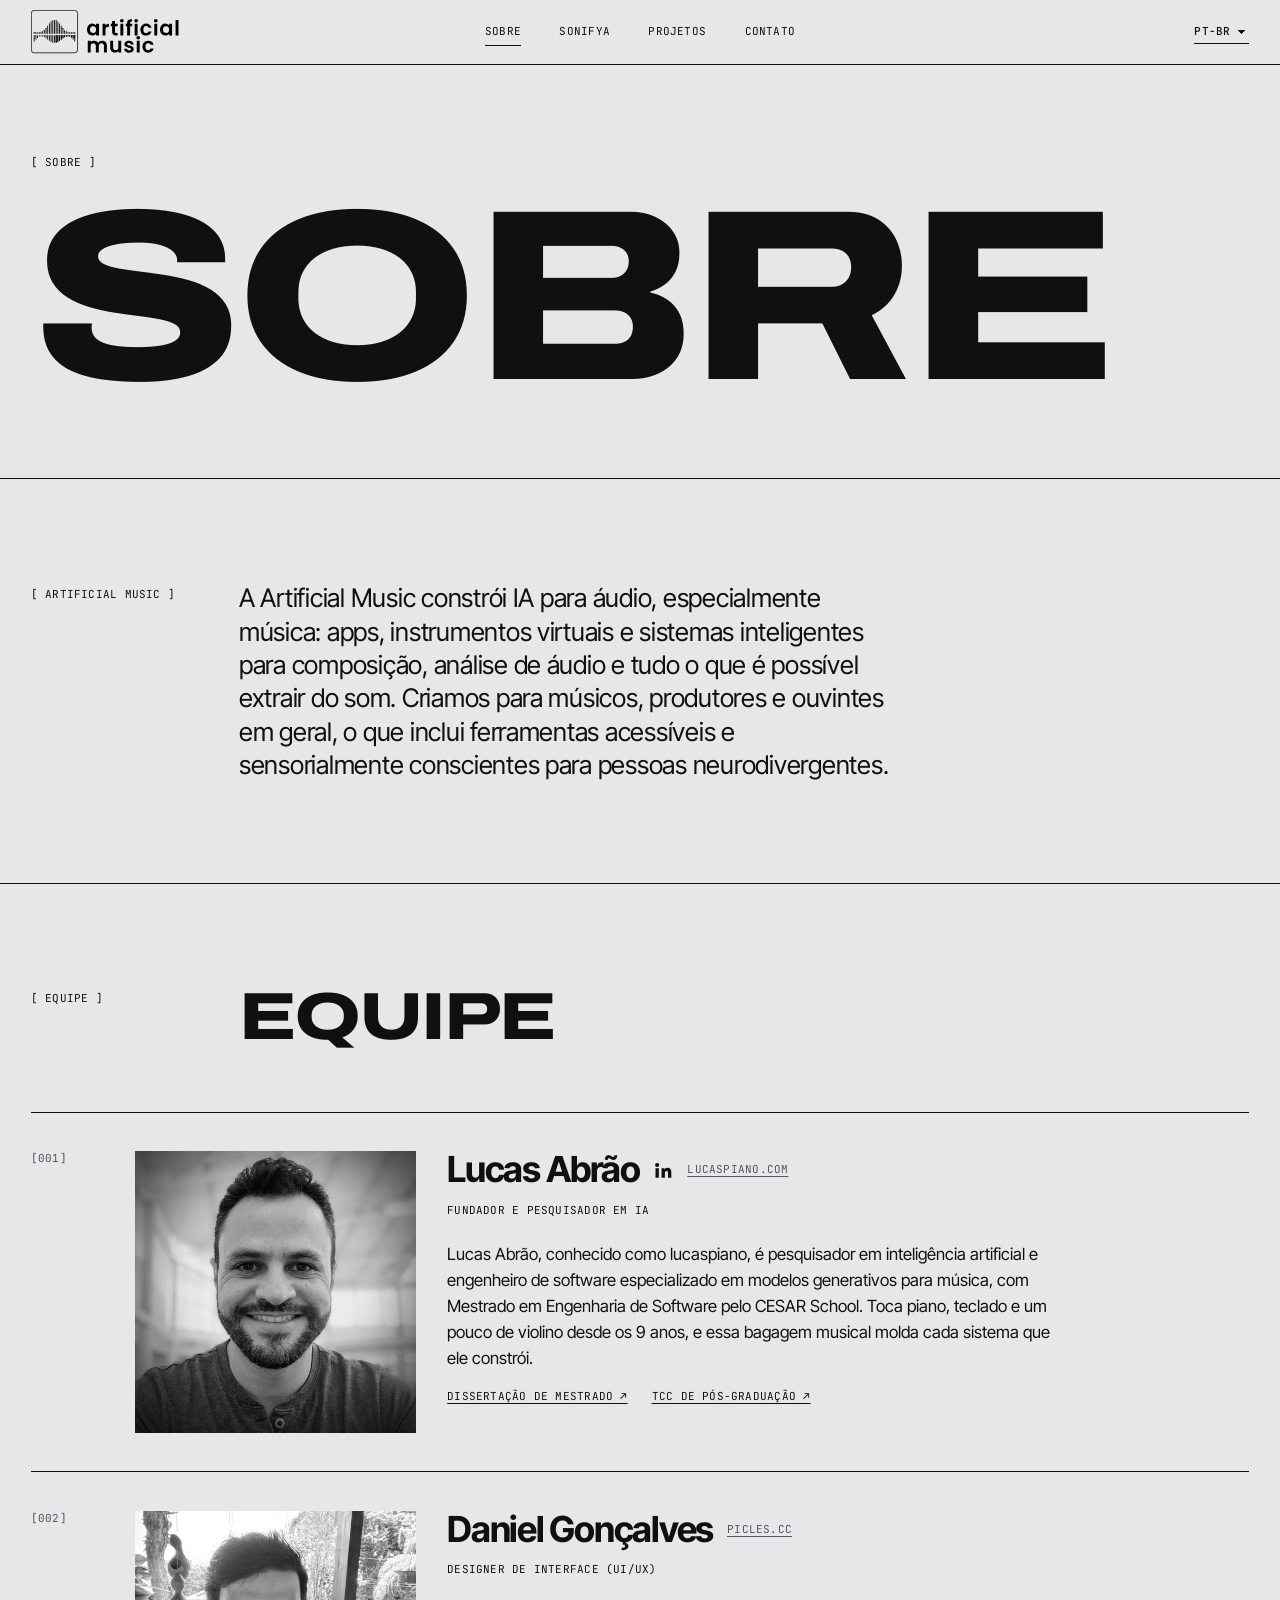
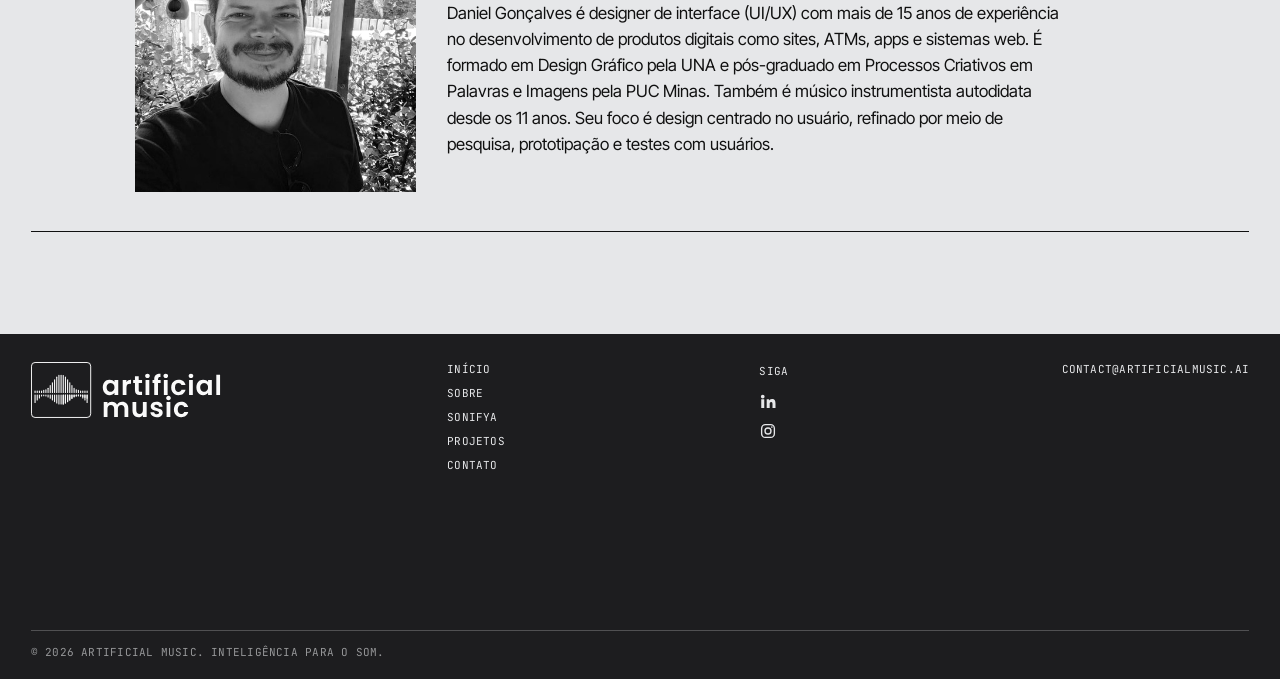
<file: sobre.html>
<!doctype html>
<html lang="pt-BR">
<head>
  <meta charset="utf-8">
  <meta name="viewport" content="width=device-width, initial-scale=1">
  <title data-i18n="meta.title.about">Sobre | Artificial Music</title>
  <meta name="description" data-i18n-content="meta.desc.about" content="A Artificial Music constrói IA para áudio, especialmente música: apps, instrumentos virtuais e sistemas inteligentes para composição e análise de áudio.">
  <meta property="og:title" content="Sobre | Artificial Music">
  <meta property="og:description" content="Engineering Intelligence for Sound Systems.">
  <meta property="og:type" content="website">
  <meta property="og:image" content="https://www.artificialmusic.ai/assets/preview.png">
  <link rel="icon" type="image/svg+xml" href="assets/favicon.svg">
  <link rel="icon" type="image/png" href="assets/favicon.png">
  <link rel="apple-touch-icon" href="assets/favicon.png">
  <link rel="preconnect" href="https://fonts.googleapis.com">
  <link rel="preconnect" href="https://fonts.gstatic.com" crossorigin>
  <link href="https://fonts.googleapis.com/css2?family=Archivo:wdth,wght@62..125,100..900&family=Inter+Tight:wght@400;500;600&family=JetBrains+Mono:wght@400;500&display=swap" rel="stylesheet">
  <link rel="stylesheet" href="styles.css">
</head>
<body>
  <a class="skip" href="#main" data-i18n="skip">Ir para o conteúdo</a>

  <header class="site-header">
    <div class="bar">
      <a class="brand" href="index.html">
        <img class="brand__logo" src="assets/logo.svg" alt="Artificial Music" width="150" height="44">
      </a>

      <nav class="nav mono" id="nav" aria-label="Principal" data-i18n-aria="aria.main">
        <a href="sobre.html" aria-current="page" data-i18n="nav.about">Sobre</a>
        <a href="sonifya.html">Sonifya</a>
        <a href="projetos.html" data-i18n="nav.projects">Projetos</a>
        <a href="contato.html" data-i18n="nav.contact">Contato</a>
      </nav>

      <div class="tools mono">
        <label class="lang">
          <span class="sr-only" data-i18n="lang.label">Idioma</span>
          <select id="lang">
            <option value="pt">PT-BR</option>
            <option value="en">EN</option>
          </select>
        </label>
        <button class="menu-toggle" id="menuToggle" type="button" aria-expanded="false" aria-controls="nav" data-i18n="menu">Menu</button>
      </div>
    </div>
  </header>

  <main id="main">
    <!-- CABEÇALHO DA PÁGINA -->
    <section class="page-head">
      <p class="mono label">[ <span data-i18n="about.label">Sobre</span> ]</p>
      <h1 class="display page-head__title" data-i18n="about.title">Sobre</h1>
    </section>

    <!-- ARTIFICIAL MUSIC -->
    <section class="section about" aria-labelledby="about-title">
      <div class="about__grid">
        <p class="mono label">[ Artificial Music ]</p>
        <div class="about__body">
          <h2 class="sr-only" id="about-title">Artificial Music</h2>
          <p class="about__text" data-i18n="about.text">A Artificial Music constrói IA para áudio, especialmente música: apps, instrumentos virtuais e sistemas inteligentes para composição, análise de áudio e tudo o que é possível extrair do som. Criamos para músicos, produtores e ouvintes em geral, o que inclui ferramentas acessíveis e sensorialmente conscientes para pessoas neurodivergentes.</p>
        </div>
      </div>
    </section>

    <!-- EQUIPE -->
    <section class="section team" aria-labelledby="team-title">
      <header class="section__head">
        <p class="mono label">[ <span data-i18n="team.label">Equipe</span> ]</p>
        <h2 class="display h2" id="team-title" data-i18n="team.title">Equipe</h2>
      </header>

      <article class="member">
        <p class="mono member__idx">[001]</p>
        <div class="member__body">
          <img class="member__photo" src="assets/team-lucas.jpg" alt="Lucas Abrão" width="112" height="112">
          <div class="member__text">
            <h3 class="member__name">
              <span>Lucas Abrão</span>
              <a class="icon-link" href="https://www.linkedin.com/in/lucaspiano" target="_blank" rel="noopener noreferrer" aria-label="LinkedIn de Lucas Abrão" data-i18n-aria="aria.lucas.li"><svg viewBox="0 0 24 24" aria-hidden="true"><path fill="currentColor" d="M4.98 3.5a2.5 2.5 0 1 1 0 5 2.5 2.5 0 0 1 0-5zM3 9.75h4v11.5H3V9.75zm6.5 0h3.83v1.57h.06c.53-1 1.84-2.07 3.79-2.07 4.05 0 4.82 2.66 4.82 6.12v5.88h-4v-5.2c0-1.24-.02-2.84-1.73-2.84-1.73 0-2 1.35-2 2.75v5.29h-4V9.75z"/></svg></a>
              <a class="member__site mono" href="https://www.lucaspiano.com/" target="_blank" rel="noopener noreferrer">lucaspiano.com</a>
            </h3>
            <p class="member__role mono" data-i18n="lucas.role">Fundador e Pesquisador em IA</p>
            <p class="member__bio" data-i18n="lucas.bio">Lucas Abrão, conhecido como lucaspiano, é pesquisador em inteligência artificial e engenheiro de software especializado em modelos generativos para música, com Mestrado em Engenharia de Software pelo CESAR School. Toca piano, teclado e um pouco de violino desde os 9 anos, e essa bagagem musical molda cada sistema que ele constrói.</p>
            <p class="member__links mono">
              <a href="https://doi.org/10.13140/RG.2.2.36675.57124" target="_blank" rel="noopener noreferrer" data-i18n="lucas.l1">Dissertação de Mestrado ↗</a>
              <a href="https://doi.org/10.13140/RG.2.2.26923.81447" target="_blank" rel="noopener noreferrer" data-i18n="lucas.l2">TCC de Pós-Graduação ↗</a>
            </p>
          </div>
        </div>
      </article>

      <article class="member">
        <p class="mono member__idx">[002]</p>
        <div class="member__body">
          <img class="member__photo" src="assets/team-daniel.jpg" alt="Daniel Gonçalves" width="112" height="112">
          <div class="member__text">
            <h3 class="member__name">
              <span>Daniel Gonçalves</span>
              <a class="member__site mono" href="https://picles.cc" target="_blank" rel="noopener noreferrer">picles.cc</a>
            </h3>
            <p class="member__role mono" data-i18n="daniel.role">Designer de Interface (UI/UX)</p>
            <p class="member__bio" data-i18n="daniel.bio">Daniel Gonçalves é designer de interface (UI/UX) com mais de 15 anos de experiência no desenvolvimento de produtos digitais como sites, ATMs, apps e sistemas web. É formado em Design Gráfico pela UNA e pós-graduado em Processos Criativos em Palavras e Imagens pela PUC Minas. Também é músico instrumentista autodidata desde os 11 anos. Seu foco é design centrado no usuário, refinado por meio de pesquisa, prototipação e testes com usuários.</p>
          </div>
        </div>
      </article>
    </section>
  </main>

  <footer class="footer" id="contato">
    <div class="footer__top mono">
      <div class="footer__brand">
        <img class="footer__logo" src="assets/logo-white.svg" alt="Artificial Music" width="190" height="56">
      </div>
      <nav class="footer__nav" aria-label="Rodapé" data-i18n-aria="aria.footer">
        <a href="index.html" data-i18n="nav.home">Início</a>
        <a href="sobre.html" data-i18n="nav.about">Sobre</a>
        <a href="sonifya.html">Sonifya</a>
        <a href="projetos.html" data-i18n="nav.projects">Projetos</a>
        <a href="contato.html" data-i18n="nav.contact">Contato</a>
      </nav>
      <div class="footer__social">
        <span data-i18n="foot.follow">Siga</span>
        <a class="icon-link" href="https://www.linkedin.com/company/artificialmusic" target="_blank" rel="noopener noreferrer" aria-label="LinkedIn"><svg viewBox="0 0 24 24" aria-hidden="true"><path fill="currentColor" d="M4.98 3.5a2.5 2.5 0 1 1 0 5 2.5 2.5 0 0 1 0-5zM3 9.75h4v11.5H3V9.75zm6.5 0h3.83v1.57h.06c.53-1 1.84-2.07 3.79-2.07 4.05 0 4.82 2.66 4.82 6.12v5.88h-4v-5.2c0-1.24-.02-2.84-1.73-2.84-1.73 0-2 1.35-2 2.75v5.29h-4V9.75z"/></svg></a>
        <a class="icon-link" href="https://www.instagram.com/artificialmusic.ai" target="_blank" rel="noopener noreferrer" aria-label="Instagram"><svg viewBox="0 0 24 24" aria-hidden="true"><g fill="none" stroke="currentColor" stroke-width="1.8"><rect x="3.5" y="3.5" width="17" height="17" rx="5"/><circle cx="12" cy="12" r="4"/></g><circle cx="17.2" cy="6.8" r="1.1" fill="currentColor"/></svg></a>
      </div>
      <div class="footer__contact">
        <a href="mailto:contact@artificialmusic.ai">contact@artificialmusic.ai</a>
      </div>
    </div>

    <p class="footer__legal mono" data-i18n="foot.legal">© 2026 Artificial Music. Inteligência para o Som.</p>
  </footer>

  <script src="main.js"></script>
</body>
</html>
</file>
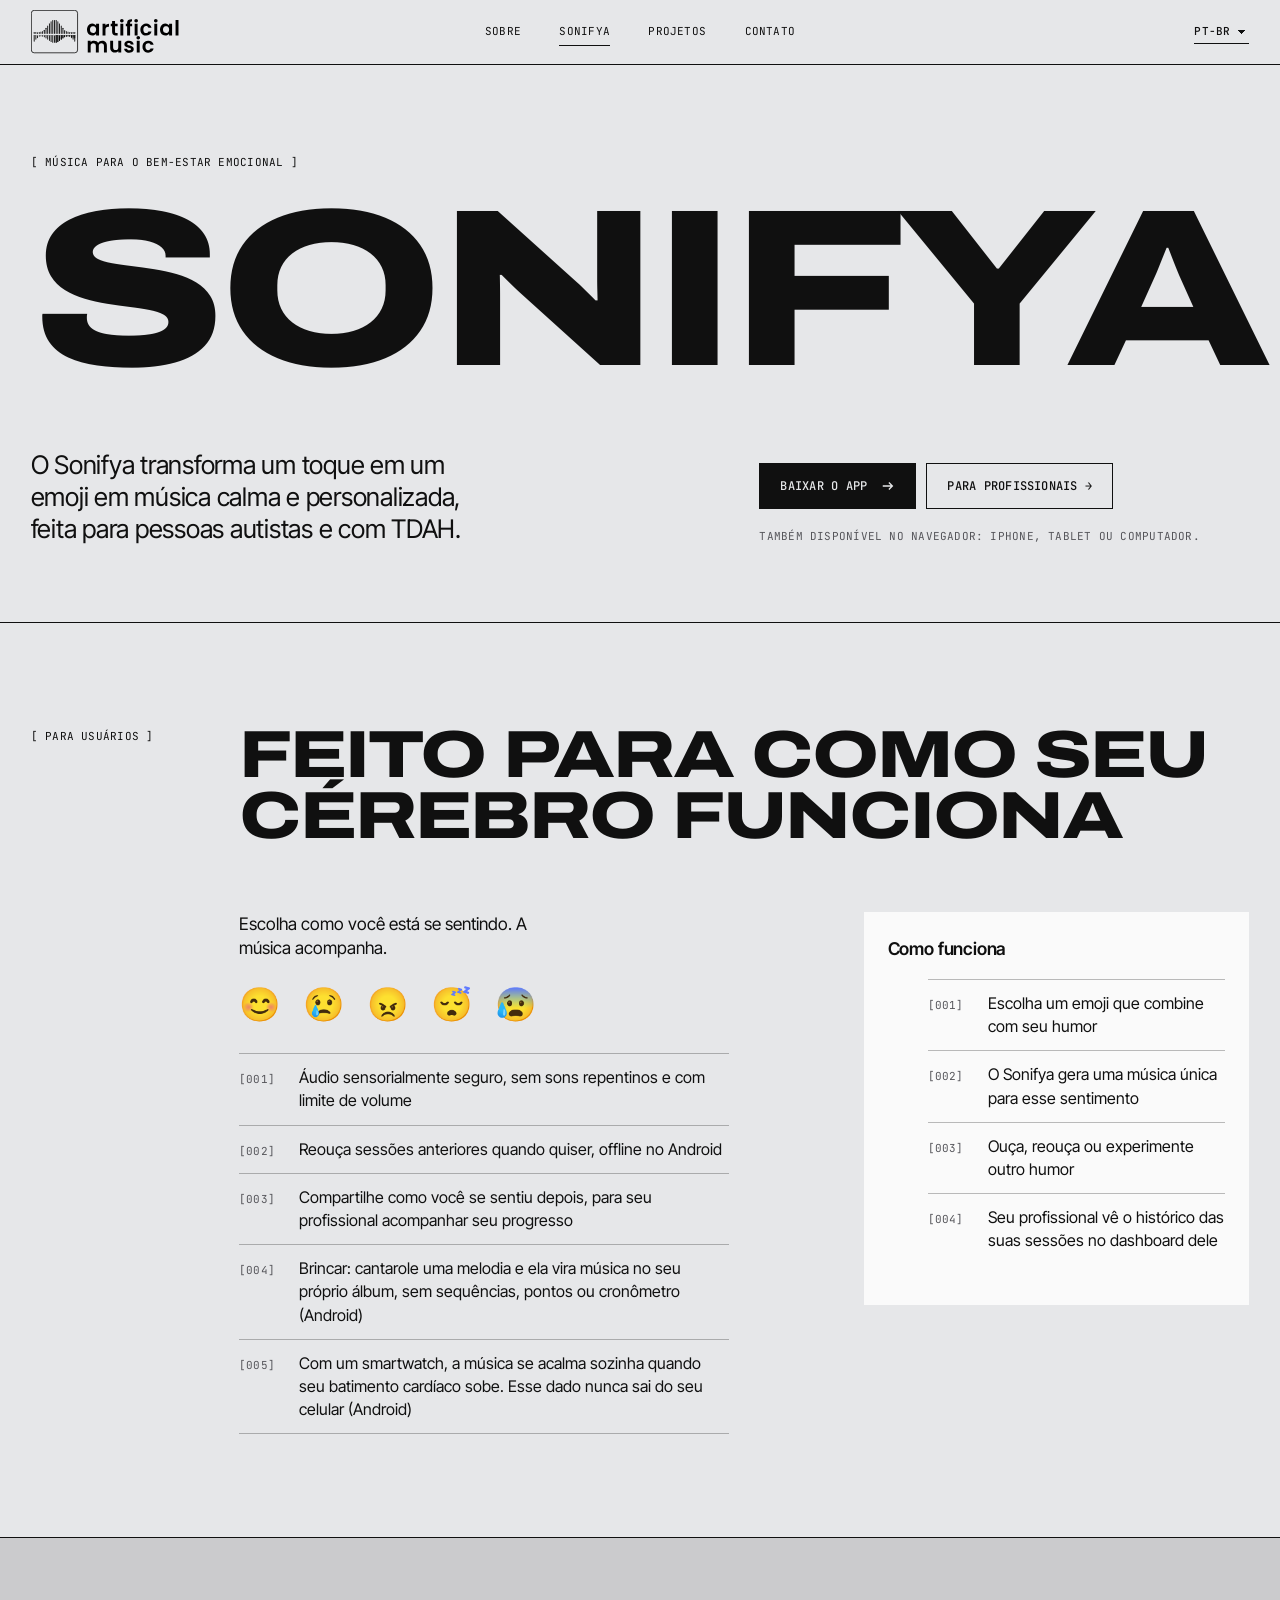
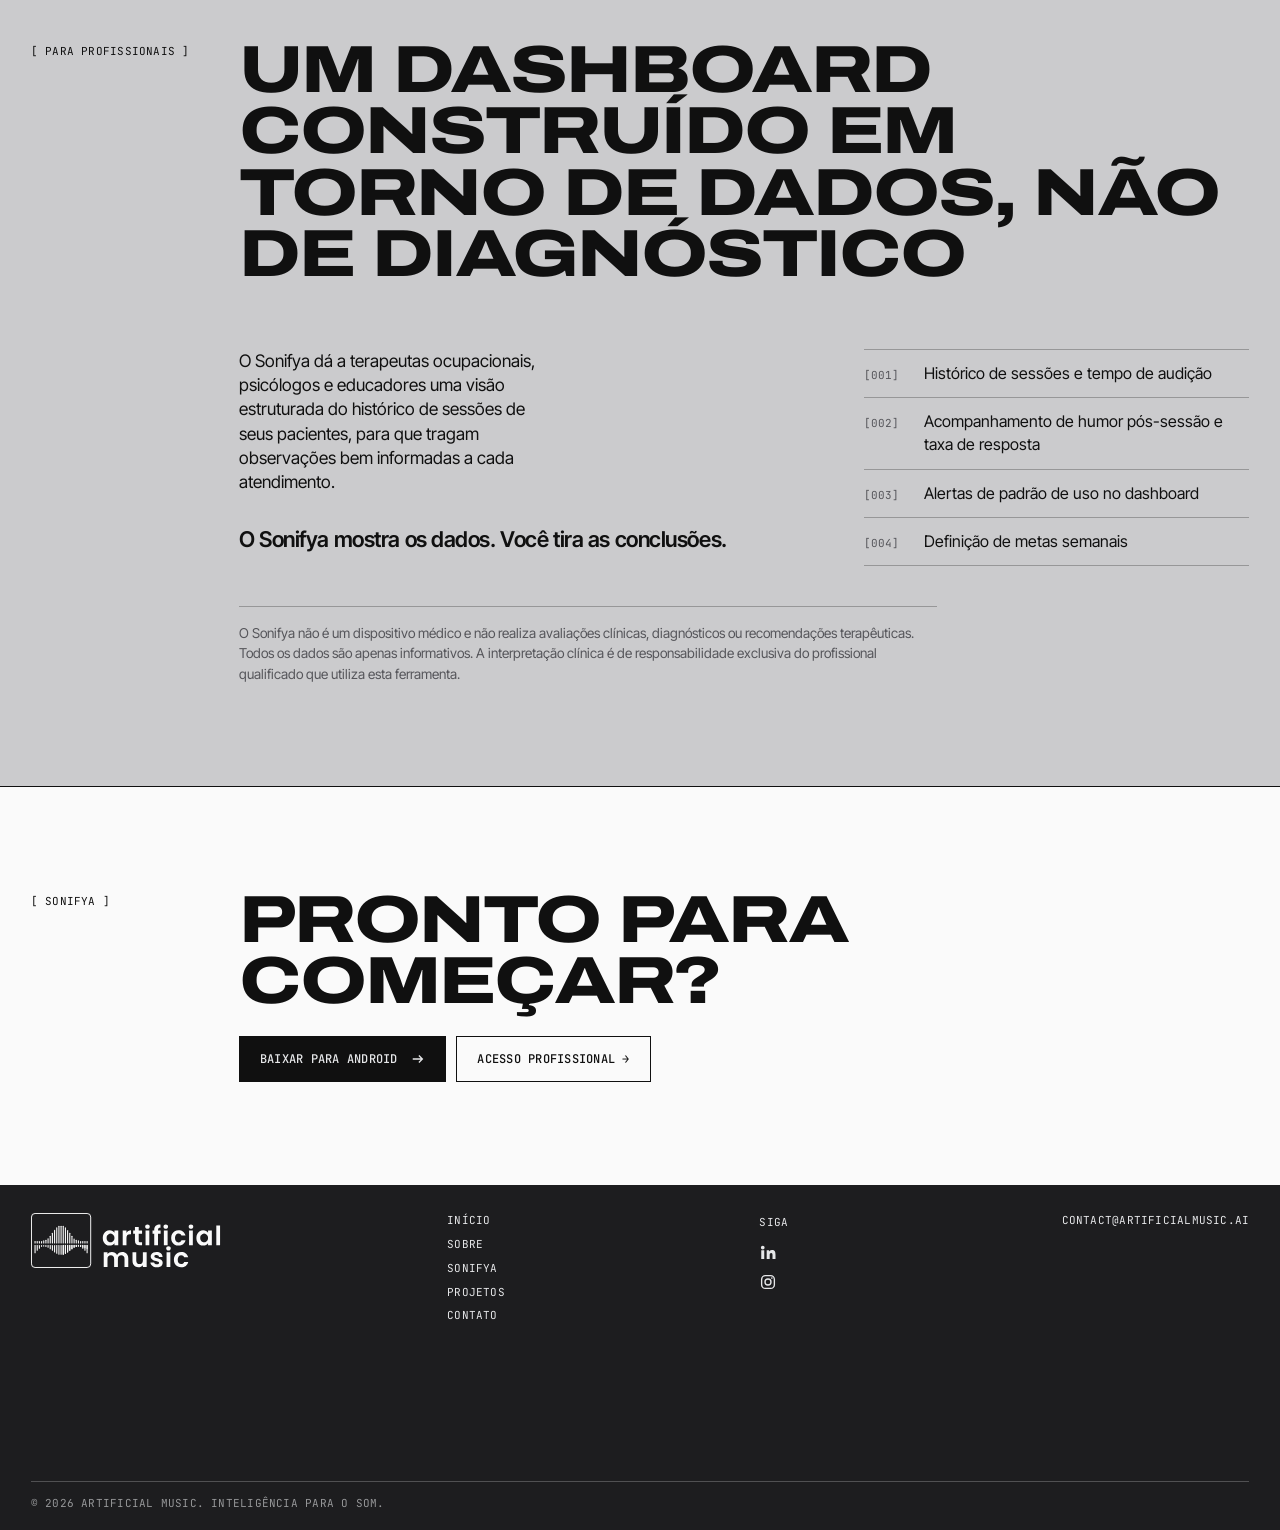
<file: sonifya.html>
<!doctype html>
<html lang="pt-BR">
<head>
  <meta charset="utf-8">
  <meta name="viewport" content="width=device-width, initial-scale=1">
  <title data-i18n="meta.title.sonifya">Sonifya | Artificial Music</title>
  <meta name="description" data-i18n-content="meta.desc.sonifya" content="O Sonifya transforma um toque em um emoji em música calma e personalizada, feita para pessoas autistas e com TDAH.">
  <meta property="og:title" content="Sonifya | Artificial Music">
  <meta property="og:description" content="Engineering Intelligence for Sound Systems.">
  <meta property="og:type" content="website">
  <meta property="og:image" content="https://www.artificialmusic.ai/assets/preview.png">
  <link rel="icon" type="image/svg+xml" href="assets/favicon.svg">
  <link rel="icon" type="image/png" href="assets/favicon.png">
  <link rel="apple-touch-icon" href="assets/favicon.png">
  <link rel="preconnect" href="https://fonts.googleapis.com">
  <link rel="preconnect" href="https://fonts.gstatic.com" crossorigin>
  <link href="https://fonts.googleapis.com/css2?family=Archivo:wdth,wght@62..125,100..900&family=Inter+Tight:wght@400;500;600&family=JetBrains+Mono:wght@400;500&display=swap" rel="stylesheet">
  <link rel="stylesheet" href="styles.css">
</head>
<body>
  <a class="skip" href="#main" data-i18n="skip">Ir para o conteúdo</a>

  <header class="site-header">
    <div class="bar">
      <a class="brand" href="index.html">
        <img class="brand__logo" src="assets/logo.svg" alt="Artificial Music" width="150" height="44">
      </a>

      <nav class="nav mono" id="nav" aria-label="Principal" data-i18n-aria="aria.main">
        <a href="sobre.html" data-i18n="nav.about">Sobre</a>
        <a href="sonifya.html" aria-current="page">Sonifya</a>
        <a href="projetos.html" data-i18n="nav.projects">Projetos</a>
        <a href="contato.html" data-i18n="nav.contact">Contato</a>
      </nav>

      <div class="tools mono">
        <label class="lang">
          <span class="sr-only" data-i18n="lang.label">Idioma</span>
          <select id="lang">
            <option value="pt">PT-BR</option>
            <option value="en">EN</option>
          </select>
        </label>
        <button class="menu-toggle" id="menuToggle" type="button" aria-expanded="false" aria-controls="nav" data-i18n="menu">Menu</button>
      </div>
    </div>
  </header>

  <main id="main">
    <!-- TÍTULO DA PÁGINA -->
    <section class="sx-hero">
      <p class="mono label">[ <span data-i18n="sx.label">Música para o bem-estar emocional</span> ]</p>
      <h1 class="display sx-hero__title">Sonifya</h1>
      <div class="sx-hero__grid">
        <p class="lead" data-i18n="sx.lead">O Sonifya transforma um toque em um emoji em música calma e personalizada, feita para pessoas autistas e com TDAH.</p>
        <div>
          <div class="actions">
            <a class="btn btn--solid" href="#">
              <span data-i18n="sx.cta.app">Baixar o app</span>
              <svg viewBox="0 0 16 16" aria-hidden="true"><path d="M2 8h11M9 4l4 4-4 4" fill="none" stroke="currentColor" stroke-width="1.5"/></svg>
            </a>
            <a class="btn btn--ghost" href="#profissionais" data-i18n="sx.cta.pro">Para profissionais →</a>
          </div>
          <p class="mono sx-hero__note" data-i18n="sx.web">Também disponível no navegador: iPhone, tablet ou computador.</p>
        </div>
      </div>
    </section>

    <!-- PARA USUÁRIOS -->
    <section class="section" id="usuarios" aria-labelledby="usuarios-title">
      <header class="section__head">
        <p class="mono label">[ <span data-i18n="sx.u.label">Para usuários</span> ]</p>
        <h2 class="display h2" id="usuarios-title" data-i18n="sx.u.title">Feito para como seu cérebro funciona</h2>
      </header>
      <div class="sx-grid">
        <div class="sx-col">
          <p class="lead" data-i18n="sx.u.sub">Escolha como você está se sentindo. A música acompanha.</p>
          <p class="sx-emojis" role="img" aria-label="Emojis de humor" data-i18n-aria="sx.u.moods"><span class="sx-emoji" aria-hidden="true">😊</span><span class="sx-emoji" aria-hidden="true">😢</span><span class="sx-emoji" aria-hidden="true">😠</span><span class="sx-emoji" aria-hidden="true">😴</span><span class="sx-emoji" aria-hidden="true">😰</span></p>
          <ul class="xlist">
            <li><span class="mono">[001]</span><span data-i18n="sx.u.1">Áudio sensorialmente seguro, sem sons repentinos e com limite de volume</span></li>
            <li><span class="mono">[002]</span><span data-i18n="sx.u.2">Reouça sessões anteriores quando quiser, offline no Android</span></li>
            <li><span class="mono">[003]</span><span data-i18n="sx.u.3">Compartilhe como você se sentiu depois, para seu profissional acompanhar seu progresso</span></li>
            <li><span class="mono">[004]</span><span data-i18n="sx.u.4">Brincar: cantarole uma melodia e ela vira música no seu próprio álbum, sem sequências, pontos ou cronômetro (Android)</span></li>
            <li><span class="mono">[005]</span><span data-i18n="sx.u.5">Com um smartwatch, a música se acalma sozinha quando seu batimento cardíaco sobe. Esse dado nunca sai do seu celular (Android)</span></li>
          </ul>
        </div>
        <aside class="why sx-how" aria-labelledby="how-title">
          <h3 id="how-title" data-i18n="sx.how.title">Como funciona</h3>
          <ol class="xlist">
            <li><span class="mono">[001]</span><span data-i18n="sx.how.1">Escolha um emoji que combine com seu humor</span></li>
            <li><span class="mono">[002]</span><span data-i18n="sx.how.2">O Sonifya gera uma música única para esse sentimento</span></li>
            <li><span class="mono">[003]</span><span data-i18n="sx.how.3">Ouça, reouça ou experimente outro humor</span></li>
            <li><span class="mono">[004]</span><span data-i18n="sx.how.4">Seu profissional vê o histórico das suas sessões no dashboard dele</span></li>
          </ol>
        </aside>
      </div>
    </section>

    <!-- PARA PROFISSIONAIS -->
    <section class="section sx-pro" id="profissionais" aria-labelledby="pro-title">
      <header class="section__head">
        <p class="mono label">[ <span data-i18n="sx.p.label">Para profissionais</span> ]</p>
        <h2 class="display h2" id="pro-title" data-i18n="sx.p.title">Um dashboard construído em torno de dados, não de diagnóstico</h2>
      </header>
      <div class="sx-grid">
        <div class="sx-col">
          <p class="lead" data-i18n="sx.p.text">O Sonifya dá a terapeutas ocupacionais, psicólogos e educadores uma visão estruturada do histórico de sessões de seus pacientes, para que tragam observações bem informadas a cada atendimento.</p>
          <p class="sx-quote" data-i18n="sx.p.quote">O Sonifya mostra os dados. Você tira as conclusões.</p>
        </div>
        <ul class="xlist sx-pro__list">
            <li><span class="mono">[001]</span><span data-i18n="sx.p.1">Histórico de sessões e tempo de audição</span></li>
            <li><span class="mono">[002]</span><span data-i18n="sx.p.2">Acompanhamento de humor pós-sessão e taxa de resposta</span></li>
            <li><span class="mono">[003]</span><span data-i18n="sx.p.3">Alertas de padrão de uso no dashboard</span></li>
            <li><span class="mono">[004]</span><span data-i18n="sx.p.4">Definição de metas semanais</span></li>
        </ul>
        <p class="sx-disc" data-i18n="sx.p.disc">O Sonifya não é um dispositivo médico e não realiza avaliações clínicas, diagnósticos ou recomendações terapêuticas. Todos os dados são apenas informativos. A interpretação clínica é de responsabilidade exclusiva do profissional qualificado que utiliza esta ferramenta.</p>
      </div>
    </section>

    <!-- CTA FINAL -->
    <section class="news sx-end" aria-labelledby="end-title">
      <div class="news__inner">
        <p class="mono label">[ Sonifya ]</p>
        <div class="news__body">
          <h2 class="display h2" id="end-title" data-i18n="sx.end.title">Pronto para começar?</h2>
          <div class="actions" style="margin-top:0">
            <a class="btn btn--solid" href="#"><span data-i18n="sx.end.android">Baixar para Android</span><svg viewBox="0 0 16 16" aria-hidden="true"><path d="M2 8h11M9 4l4 4-4 4" fill="none" stroke="currentColor" stroke-width="1.5"/></svg></a>
            <a class="btn btn--ghost" href="#profissionais" data-i18n="sx.end.pro">Acesso profissional →</a>
          </div>
        </div>
      </div>
    </section>
  </main>



  <footer class="footer" id="contato">
    <div class="footer__top mono">
      <div class="footer__brand">
        <img class="footer__logo" src="assets/logo-white.svg" alt="Artificial Music" width="190" height="56">
      </div>
      <nav class="footer__nav" aria-label="Rodapé" data-i18n-aria="aria.footer">
        <a href="index.html" data-i18n="nav.home">Início</a>
        <a href="sobre.html" data-i18n="nav.about">Sobre</a>
        <a href="sonifya.html">Sonifya</a>
        <a href="projetos.html" data-i18n="nav.projects">Projetos</a>
        <a href="contato.html" data-i18n="nav.contact">Contato</a>
      </nav>
      <div class="footer__social">
        <span data-i18n="foot.follow">Siga</span>
        <a class="icon-link" href="https://www.linkedin.com/company/artificialmusic" target="_blank" rel="noopener noreferrer" aria-label="LinkedIn"><svg viewBox="0 0 24 24" aria-hidden="true"><path fill="currentColor" d="M4.98 3.5a2.5 2.5 0 1 1 0 5 2.5 2.5 0 0 1 0-5zM3 9.75h4v11.5H3V9.75zm6.5 0h3.83v1.57h.06c.53-1 1.84-2.07 3.79-2.07 4.05 0 4.82 2.66 4.82 6.12v5.88h-4v-5.2c0-1.24-.02-2.84-1.73-2.84-1.73 0-2 1.35-2 2.75v5.29h-4V9.75z"/></svg></a>
        <a class="icon-link" href="https://www.instagram.com/artificialmusic.ai" target="_blank" rel="noopener noreferrer" aria-label="Instagram"><svg viewBox="0 0 24 24" aria-hidden="true"><g fill="none" stroke="currentColor" stroke-width="1.8"><rect x="3.5" y="3.5" width="17" height="17" rx="5"/><circle cx="12" cy="12" r="4"/></g><circle cx="17.2" cy="6.8" r="1.1" fill="currentColor"/></svg></a>
      </div>
      <div class="footer__contact">
        <a href="mailto:contact@artificialmusic.ai">contact@artificialmusic.ai</a>
      </div>
    </div>

    <p class="footer__legal mono" data-i18n="foot.legal">© 2026 Artificial Music. Inteligência para o Som.</p>
  </footer>

  <script src="main.js"></script>
</body>
</html>
</file>
<file: styles.css>
/* ==========================================================================
   Artificial Music — styles
   Direção visual: referências em P&B (editorial, grotesca extra-larga,
   microtextos monoespaçados, rótulos entre colchetes, hairlines).
   ========================================================================== */

:root {
  --paper: #e6e7e9;
  --paper-2: #cbcbcd;
  --white: #fafafa;
  --ink: #101010;
  --muted: #55555a;
  --dark: #1d1d1f;
  --line: rgba(16, 16, 16, 0.28);
  --line-strong: #101010;

  --pad: clamp(16px, 2.4vw, 36px);
  --header-h: 64px;

  --f-display: "Archivo", "Helvetica Neue", Arial, sans-serif;
  --f-body: "Inter Tight", "Helvetica Neue", Arial, sans-serif;
  --f-mono: "JetBrains Mono", ui-monospace, "SFMono-Regular", Menlo, Consolas, monospace;
}

*, *::before, *::after { box-sizing: border-box; }

html {
  scroll-behavior: smooth;
  -webkit-text-size-adjust: 100%;
}

body {
  margin: 0;
  background: var(--paper);
  color: var(--ink);
  font-family: var(--f-body);
  font-size: 16px;
  line-height: 1.45;
  -webkit-font-smoothing: antialiased;
}

h1, h2, h3, p, ul, figure { margin: 0; padding: 0; }
ul { list-style: none; }
a { color: inherit; text-decoration: none; }
svg { display: block; }

:focus-visible {
  outline: 2px solid var(--ink);
  outline-offset: 3px;
}
.footer :focus-visible { outline-color: var(--white); }

.sr-only {
  position: absolute; width: 1px; height: 1px; margin: -1px; padding: 0;
  overflow: hidden; clip: rect(0 0 0 0); white-space: nowrap; border: 0;
}
.skip {
  position: absolute; left: var(--pad); top: -60px; z-index: 100;
  background: var(--ink); color: var(--paper); padding: 10px 14px;
  font: 500 12px/1 var(--f-mono);
}
.skip:focus { top: 8px; }

/* ---------- Type primitives ---------- */
.mono {
  font-family: var(--f-mono);
  font-size: 11px;
  line-height: 1.45;
  letter-spacing: 0.02em;
  text-transform: uppercase;
}
.label { color: var(--ink); }

.display {
  font-family: var(--f-display);
  font-weight: 800;
  font-stretch: 125%;
  text-transform: uppercase;
  letter-spacing: -0.03em;
  line-height: 0.92;
}
.h2 { font-size: clamp(2rem, 5.2vw, 5.2rem); }

.lead {
  font-size: clamp(1.05rem, 1.35vw, 1.3rem);
  line-height: 1.4;
  max-width: 38ch;
}

/* ---------- Buttons ---------- */
.actions { display: flex; flex-wrap: wrap; gap: 10px; margin-top: 28px; }

.btn {
  display: inline-flex; align-items: center; justify-content: center; gap: 14px;
  min-height: 46px; padding: 0 20px;
  border: 1px solid var(--ink);
  font: 500 12px/1 var(--f-mono);
  letter-spacing: 0.02em; text-transform: uppercase;
  cursor: pointer;
  transition: background-color 0.18s, color 0.18s;
}
.btn svg { width: 14px; height: 14px; }
.btn--solid { background: var(--ink); color: var(--paper); }
.btn--solid:hover { background: transparent; color: var(--ink); }
.btn--ghost { background: transparent; color: var(--ink); }
.btn--ghost:hover { background: var(--ink); color: var(--paper); }

/* ---------- Header ---------- */
.site-header {
  position: sticky; top: 0; z-index: 50;
  background: var(--paper);
  border-bottom: 1px solid var(--line-strong);
}
.bar {
  position: relative;
  display: grid; grid-template-columns: 1fr auto 1fr; align-items: center;
  height: var(--header-h); padding: 0 var(--pad);
}
.brand { display: inline-flex; align-items: center; justify-self: start; }
.brand__logo { display: block; height: 44px; width: auto; }

.nav { display: flex; gap: clamp(18px, 3vw, 44px); }
.nav a { padding: 6px 0; border-bottom: 1px solid transparent; transition: border-color 0.15s; }
.nav a:hover { border-bottom-color: var(--ink); }

.tools { display: flex; align-items: center; gap: 16px; justify-self: end; }
.icon-link { display: inline-flex; width: 20px; height: 20px; }
.icon-link svg { width: 100%; height: 100%; }
.icon-link:hover { opacity: 0.6; }

.lang select {
  appearance: none; -webkit-appearance: none;
  background: transparent; color: var(--ink);
  border: 0; border-bottom: 1px solid var(--ink); border-radius: 0;
  padding: 4px 18px 4px 0;
  font: 500 11px/1.4 var(--f-mono); text-transform: uppercase; letter-spacing: 0.02em;
  cursor: pointer;
  background-image: linear-gradient(45deg, transparent 50%, var(--ink) 50%), linear-gradient(135deg, var(--ink) 50%, transparent 50%);
  background-position: calc(100% - 7px) 55%, calc(100% - 3px) 55%;
  background-size: 4px 4px, 4px 4px;
  background-repeat: no-repeat;
}

.menu-toggle {
  display: none;
  background: transparent; border: 1px solid var(--ink); color: var(--ink);
  padding: 8px 12px; font: 500 11px/1 var(--f-mono); text-transform: uppercase; cursor: pointer;
}

/* ---------- Hero ---------- */
.hero {
  position: relative; isolation: isolate; overflow: hidden;
  display: flex; flex-direction: column; justify-content: space-between; gap: clamp(40px, 6vw, 96px);
  min-height: calc(100vh - var(--header-h));
  min-height: calc(100svh - var(--header-h));
  padding: clamp(40px, 7vw, 110px) var(--pad) clamp(40px, 5vw, 72px);
}

/* Superfície de pontos (hero-wave.js). Fica atrás do conteúdo e não captura cliques nem seleção. */
.hero__canvas {
  position: absolute; inset: 0; z-index: -1;
  width: 100%; height: 100%; display: block;
  pointer-events: none;
}

.hero__title {
  font-size: clamp(2.2rem, 7.2vw, 8.6rem);
  max-width: 14ch;
}

.hero__grid {
  display: grid; grid-template-columns: repeat(12, 1fr);
  column-gap: var(--pad); row-gap: 24px;
  align-items: start;
  background: #e7e7e7;
  padding: 22px;
}
.hero__label { grid-column: 1 / 3; }
.hero__copy { grid-column: 3 / 8; }

/* ---------- Sections ---------- */
.section { padding: clamp(56px, 8vw, 120px) var(--pad); border-top: 1px solid var(--line-strong); }

.section__head {
  display: grid; grid-template-columns: repeat(12, 1fr); column-gap: var(--pad);
  align-items: start; margin-bottom: clamp(32px, 5vw, 72px);
}
.section__head .label { grid-column: 1 / 3; padding-top: 0.4em; }
.section__head .h2 { grid-column: 3 / 13; }

/* Áreas */
.areas {
  display: grid; grid-template-columns: repeat(3, 1fr);
  border-top: 1px solid var(--line); border-left: 1px solid var(--line);
}
.area {
  position: relative;
  display: grid; grid-template-rows: auto 1fr auto; row-gap: 20px;
  min-height: clamp(210px, 22vw, 320px);
  padding: 18px 20px 22px;
  border-right: 1px solid var(--line); border-bottom: 1px solid var(--line);
  transition: background-color 0.2s, color 0.2s;
}
.area__icon { width: clamp(48px, 5vw, 68px); height: clamp(48px, 5vw, 68px); align-self: center; justify-self: start; }
.area h3 { font-weight: 500; font-size: clamp(1.1rem, 1.6vw, 1.5rem); line-height: 1.15; letter-spacing: -0.01em; max-width: 18ch; }
.area:hover { background: var(--ink); color: var(--paper); }

/* Projeto em destaque */
.feature { background: var(--paper-2); border-top: 1px solid var(--line-strong); }
.feature__inner { padding: clamp(40px, 6vw, 96px) var(--pad); }
.feature__head {
  display: flex; justify-content: space-between; align-items: baseline;
  padding-bottom: 12px; border-bottom: 1px solid var(--line-strong);
  margin-bottom: clamp(32px, 5vw, 72px);
}
.feature__grid {
  display: grid; grid-template-columns: repeat(12, 1fr);
  column-gap: var(--pad); row-gap: 40px; align-items: end;
}
.feature__main { grid-column: 1 / 8; }
.feature__title { font-size: clamp(3.2rem, 12vw, 12rem); margin-bottom: clamp(20px, 3vw, 40px); }
.feature__main .lead { max-width: 44ch; }

.why { grid-column: 9 / 13; background: var(--white); padding: 24px; }
.why h3 { font-weight: 600; font-size: 1.1rem; letter-spacing: -0.01em; margin-bottom: 18px; }
.why li, .stack li {
  display: grid; grid-template-columns: 52px 1fr; column-gap: 8px; align-items: baseline;
  padding: 12px 0; border-top: 1px solid var(--line);
}
.why li .mono, .stack li .mono { color: var(--muted); }

/* Pesquisa */
.research__grid {
  display: grid; grid-template-columns: repeat(12, 1fr);
  column-gap: var(--pad); row-gap: 40px; align-items: start;
}
.research__text { grid-column: 3 / 8; font-size: clamp(1.15rem, 1.8vw, 1.7rem); max-width: 30ch; }
.stack { grid-column: 9 / 13; }
.stack h3 { padding-bottom: 12px; border-bottom: 1px solid var(--line-strong); }
.stack li { grid-template-columns: 52px 1fr; }
.stack li:first-of-type { border-top: 0; }

/* Newsletter */
.news { background: var(--white); border-top: 1px solid var(--line-strong); }
.news__inner {
  display: grid; grid-template-columns: repeat(12, 1fr);
  column-gap: var(--pad); row-gap: 24px;
  padding: clamp(56px, 8vw, 120px) var(--pad);
}
.news__inner .label { grid-column: 1 / 3; padding-top: 0.4em; }
.news__body { grid-column: 3 / 13; display: grid; row-gap: 28px; }
.news__body .lead { max-width: 52ch; }

.form { display: flex; flex-wrap: wrap; gap: 12px; align-items: stretch; max-width: 640px; }
.form input {
  flex: 1 1 260px; min-height: 46px;
  background: transparent; color: var(--ink);
  border: 0; border-bottom: 1px solid var(--ink); border-radius: 0;
  padding: 0 2px; font: 400 1.1rem var(--f-body);
}
.form input::placeholder { color: var(--muted); }
.form input:focus-visible { outline: 0; border-bottom-width: 3px; }
.form input[aria-invalid="true"] { border-bottom-width: 3px; }
.form__msg { flex-basis: 100%; min-height: 1.5em; color: var(--ink); }

/* ---------- Footer ---------- */
.footer { background: var(--dark); color: var(--paper); padding: 28px var(--pad) 18px; }
.footer__top {
  display: grid; grid-template-columns: repeat(12, 1fr); column-gap: var(--pad); row-gap: 24px;
  align-items: start;
}
.footer__brand { grid-column: 1 / 5; }
.footer__nav { grid-column: 5 / 8; display: flex; flex-direction: column; gap: 8px; }
.footer__social { grid-column: 8 / 10; display: flex; flex-direction: column; align-items: flex-start; gap: 12px; line-height: 18px; }
.footer__contact { grid-column: 10 / 13; text-align: right; }
.footer__logo { display: block; height: clamp(44px, 4.4vw, 64px); width: auto; }
.footer__nav a:hover, .footer__contact a:hover { text-decoration: underline; text-underline-offset: 3px; }
.footer .icon-link { width: 18px; height: 18px; }

.footer__legal { margin-top: clamp(72px, 12.2vw, 170px); color: rgba(230, 231, 233, 0.6); padding-top: 14px; border-top: 1px solid rgba(230, 231, 233, 0.25); }

/* ---------- Página Sobre ---------- */
.nav a[aria-current="page"] { border-bottom-color: var(--ink); }

.page-head { padding: clamp(40px, 7vw, 110px) var(--pad) clamp(40px, 6vw, 90px); }
.page-head .label { margin-bottom: clamp(12px, 2vw, 24px); }
.page-head__title { font-size: clamp(4.5rem, 19vw, 21rem); line-height: 0.85; }

.about__grid {
  display: grid; grid-template-columns: repeat(12, 1fr); column-gap: var(--pad); row-gap: 16px;
}
.about__grid .label { grid-column: 1 / 3; padding-top: 0.5em; }
.about__body { grid-column: 3 / 12; }
.about__text { font-size: clamp(1.25rem, 2vw, 1.9rem); line-height: 1.3; letter-spacing: -0.01em; max-width: 44ch; }

.member {
  display: grid; grid-template-columns: repeat(12, 1fr); column-gap: var(--pad); row-gap: 16px;
  padding: clamp(24px, 3vw, 40px) 0;
  border-top: 1px solid var(--line-strong);
}
.member:last-child { border-bottom: 1px solid var(--line-strong); }
.member__idx { grid-column: 1 / 2; color: var(--muted); }
/* o corpo ocupa as colunas 2–12 com a mesma grade: foto em 2–4, texto a partir da 5 */
.member__body { grid-column: 2 / 13; display: grid; grid-template-columns: repeat(11, minmax(0, 1fr)); column-gap: var(--pad); align-items: start; }
.member__photo {
  grid-column: 1 / 4;
  display: block; width: 100%; height: auto; aspect-ratio: 1; object-fit: cover;
  filter: grayscale(1) contrast(1.05);
}
.member__text { grid-column: 4 / 12; }
.member__name {
  display: flex; align-items: center; flex-wrap: wrap; gap: 6px 14px;
  font-weight: 700; font-size: clamp(1.7rem, 2.8vw, 2.6rem); letter-spacing: -0.035em; line-height: 1.05;
}
.member__site { text-decoration: underline; text-underline-offset: 3px; color: var(--muted); font-weight: 400; }
.member__site:hover { color: var(--ink); }
.member__role { margin: 14px 0 22px; }
.member__bio { max-width: 62ch; font-size: 1.05rem; line-height: 1.55; }
.member__links { display: flex; flex-wrap: wrap; gap: 8px 24px; margin-top: 18px; }
.member__links a { text-decoration: underline; text-underline-offset: 3px; }
.member__links a:hover { background: var(--ink); color: var(--paper); text-decoration: none; }

/* ---------- Página Projetos ---------- */
.page-head__title--long { font-size: clamp(3rem, 12.6vw, 15rem); }
.page-head__lead { margin-top: clamp(24px, 3.5vw, 48px); max-width: 52ch; }

.projects-wrap { padding: 0 var(--pad) clamp(56px, 8vw, 120px); }
.projects {
  display: grid; grid-template-columns: repeat(3, 1fr);
  border-top: 1px solid var(--line-strong); border-left: 1px solid var(--line);
}
.proj {
  display: grid; grid-template-rows: auto auto 1fr auto; row-gap: 18px;
  min-height: clamp(280px, 25vw, 380px);
  padding: 18px 20px 22px;
  border-right: 1px solid var(--line); border-bottom: 1px solid var(--line);
  transition: background-color 0.2s, color 0.2s;
}
.proj__top { display: flex; justify-content: space-between; align-items: center; gap: 12px; }
.proj__idx { color: var(--muted); transition: color 0.2s; }
.tag { display: inline-block; padding: 4px 8px; border: 1px solid currentColor; white-space: nowrap; }
.tag--solid { background: var(--ink); color: var(--paper); border-color: var(--ink); }
.proj__title { font-weight: 700; font-size: clamp(1.5rem, 2.2vw, 2.1rem); line-height: 1.05; letter-spacing: -0.035em; margin-top: clamp(8px, 2vw, 28px); max-width: 14ch; }
.proj__text { font-size: 1rem; line-height: 1.5; max-width: 38ch; }
.proj__cta { justify-self: start; align-self: end; text-decoration: underline; text-underline-offset: 3px; }
.proj:hover, .proj:focus-within { background: var(--ink); color: var(--paper); }
.proj:hover .proj__idx, .proj:focus-within .proj__idx { color: rgba(230, 231, 233, 0.6); }
.proj:hover .tag--solid, .proj:focus-within .tag--solid { background: var(--paper); color: var(--ink); border-color: var(--paper); }
.proj:focus-within :focus-visible { outline-color: var(--paper); }


/* ---------- Página Sonifya ---------- */
.sx-hero { padding: clamp(40px, 7vw, 110px) var(--pad) clamp(40px, 6vw, 90px); }
.sx-hero .label { margin-bottom: clamp(12px, 2vw, 24px); }
.sx-hero__title { font-size: clamp(3.4rem, 17.5vw, 20rem); line-height: 0.85; }
.sx-hero__grid {
  display: grid; grid-template-columns: repeat(12, 1fr); column-gap: var(--pad); row-gap: 28px;
  margin-top: clamp(32px, 5vw, 72px); align-items: end;
}
.sx-hero__grid > .lead { grid-column: 1 / 7; max-width: 30ch; font-size: clamp(1.25rem, 2vw, 1.9rem); line-height: 1.25; letter-spacing: -0.01em; }
.sx-hero__grid > div { grid-column: 8 / 13; }
.sx-hero__note { margin-top: 20px; color: var(--muted); }
.sx-hero .actions { margin-top: 0; }

.sx-grid { display: grid; grid-template-columns: repeat(12, 1fr); column-gap: var(--pad); row-gap: 40px; align-items: start; }
.sx-col { grid-column: 3 / 8; }
.sx-col .lead { max-width: 32ch; }
.sx-how { grid-column: 9 / 13; }
.sx-emojis { display: flex; flex-wrap: wrap; gap: 8px 22px; margin: 28px 0 32px; font-size: clamp(1.8rem, 2.6vw, 2.4rem); line-height: 1; }
.sx-emoji { display: inline-block; transition: transform 0.2s; }
.sx-emoji:hover { transform: translateY(-4px) scale(1.12); }

.xlist li {
  display: grid; grid-template-columns: 52px 1fr; column-gap: 8px; align-items: baseline;
  padding: 12px 0; border-top: 1px solid var(--line);
}
.xlist li:last-child { border-bottom: 1px solid var(--line); }
.xlist li .mono { color: var(--muted); }
.sx-how .xlist li:last-child { border-bottom: 0; }
.xlist { list-style: none; }

.sx-pro { background: var(--paper-2); }
.sx-pro .sx-col { grid-column: 3 / 8; }
.sx-pro__list { grid-column: 9 / 13; }
.sx-quote { margin-top: 32px; font-weight: 600; font-size: clamp(1.15rem, 1.7vw, 1.6rem); letter-spacing: -0.02em; line-height: 1.2; }
.sx-disc { grid-column: 3 / 10; font-size: 0.85rem; line-height: 1.5; color: var(--muted); padding-top: 16px; border-top: 1px solid var(--line); }
.sx-end .news__body { row-gap: 24px; }


/* ---------- Página Contato ---------- */
.ct-note { margin-top: 12px; color: var(--muted); }
.ct { padding-top: clamp(40px, 6vw, 90px); }
.ct__grid { display: grid; grid-template-columns: repeat(12, 1fr); column-gap: var(--pad); row-gap: 32px; align-items: start; }
.ct__label { grid-column: 1 / 3; padding-top: 0.4em; }
.cform { grid-column: 3 / 9; display: grid; row-gap: 14px; }
.ct__side { grid-column: 10 / 13; display: grid; row-gap: 0; }
.ct__social { display: flex; flex-wrap: wrap; gap: 0 12px; }
.ct__side a:hover { background: var(--ink); color: var(--paper); }

/* campos em caixa: fundo claro, borda fina, cantos quase retos */
.field { display: grid; row-gap: 4px; }
.field input, .field select, .field textarea {
  width: 100%; background: var(--white); color: var(--ink);
  border: 1px solid rgba(16, 16, 16, 0.55); border-radius: 2px;
  padding: 0 6px; font: 400 0.95rem/1.4 var(--f-body);
}
.field input, .field select { height: 36px; }
.field input::placeholder, .field textarea::placeholder { color: var(--muted); opacity: 1; }
/* select: valor e itens na mesma cor do placeholder ("Seu email") */
.field select { color: var(--muted); cursor: pointer; }
.field select option { color: var(--muted); background: var(--white); }
.field textarea { padding: 6px; min-height: 96px; resize: vertical; }
.field input:focus-visible, .field select:focus-visible, .field textarea:focus-visible {
  outline: 0; border-color: var(--ink); box-shadow: 0 0 0 1px var(--ink);
}
.field [aria-invalid="true"] { border-color: var(--ink); box-shadow: 0 0 0 2px var(--ink); }
.cform__foot { display: flex; flex-wrap: wrap; align-items: center; gap: 14px 24px; margin-top: 23px; }
.cform__foot .form__msg { flex: 1 1 220px; min-height: 1.5em; }

/* ---------- Responsive ---------- */
@media (max-width: 1024px) {
  .about__grid .label { grid-column: 1 / 13; }
  .about__body { grid-column: 1 / 13; }
  .member__idx { grid-column: 1 / 13; }
  .member__body { grid-column: 1 / 13; grid-template-columns: clamp(150px, 30vw, 260px) minmax(0, 1fr); }
  .member__photo, .member__text { grid-column: auto; }
  .projects { grid-template-columns: repeat(2, 1fr); }
  .sx-hero__grid > .lead, .sx-hero__grid > div { grid-column: 1 / 13; }
  .ct__label, .cform, .ct__side { grid-column: 1 / 13; }
  .sx-col, .sx-how, .sx-pro .sx-col, .sx-pro__list, .sx-disc { grid-column: 1 / 13; }

  .hero__label { grid-column: 1 / 13; }
  .hero__copy { grid-column: 1 / 13; }
  .hero__copy .lead { max-width: 44ch; }

  .feature__main { grid-column: 1 / 13; }
  .why { grid-column: 1 / 13; }

  .research__text { grid-column: 1 / 13; max-width: 38ch; }
  .stack { grid-column: 1 / 13; }

  .section__head .label, .news__inner .label { grid-column: 1 / 13; padding-bottom: 8px; }
  .section__head .h2 { grid-column: 1 / 13; }
  .news__body { grid-column: 1 / 13; }

  .areas { grid-template-columns: repeat(2, 1fr); }

  .footer__brand { grid-column: 1 / 13; }
  .footer__nav { grid-column: 1 / 5; }
  .footer__social { grid-column: 5 / 9; }
  .footer__contact { grid-column: 9 / 13; }
}

@media (max-width: 760px) {
  .bar { grid-template-columns: 1fr auto; }
  .nav {
    display: none;
    position: absolute; left: 0; right: 0; top: 100%;
    flex-direction: column; gap: 0;
    background: var(--paper); border-bottom: 1px solid var(--line-strong);
    padding: 6px var(--pad) 14px;
  }
  .nav.is-open { display: flex; }
  .nav a { padding: 14px 0; border-bottom: 1px solid var(--line); font-size: 13px; }
  .menu-toggle { display: inline-block; }

  .hero__title { max-width: none; }
  .brand__logo { height: 38px; }

  .member__body { grid-template-columns: 1fr; row-gap: 20px; }
  .member__photo { width: min(100%, 280px); }
  .projects { grid-template-columns: 1fr; }
  .proj { min-height: 240px; }

  .areas { grid-template-columns: 1fr; }
  .area { min-height: 180px; }

  .footer__brand, .footer__nav, .footer__social, .footer__contact { grid-column: 1 / 13; text-align: left; }
  .footer__social { flex-direction: row; align-items: center; gap: 14px; }
  .form .btn { flex: 1 1 100%; }
}

@media (prefers-reduced-motion: reduce) {
  html { scroll-behavior: auto; }
  * { transition: none !important; }
}
</file>
